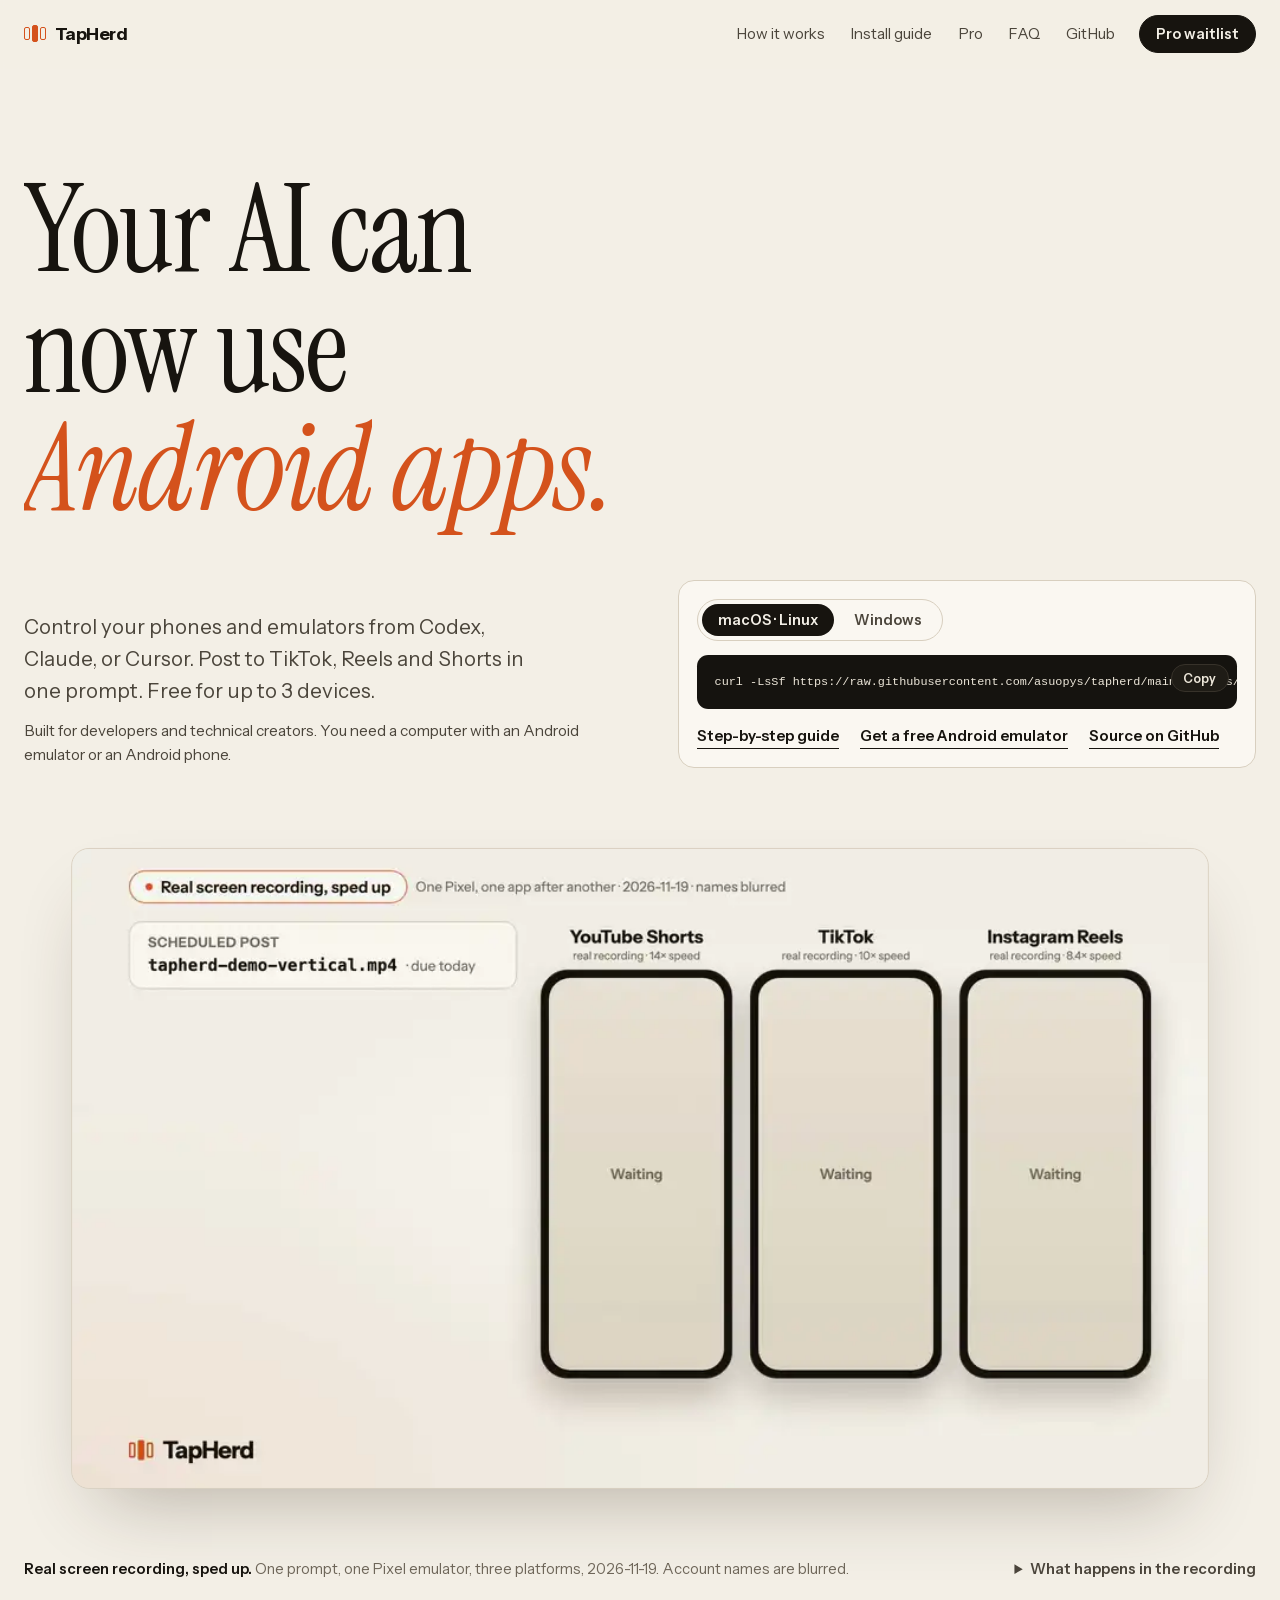
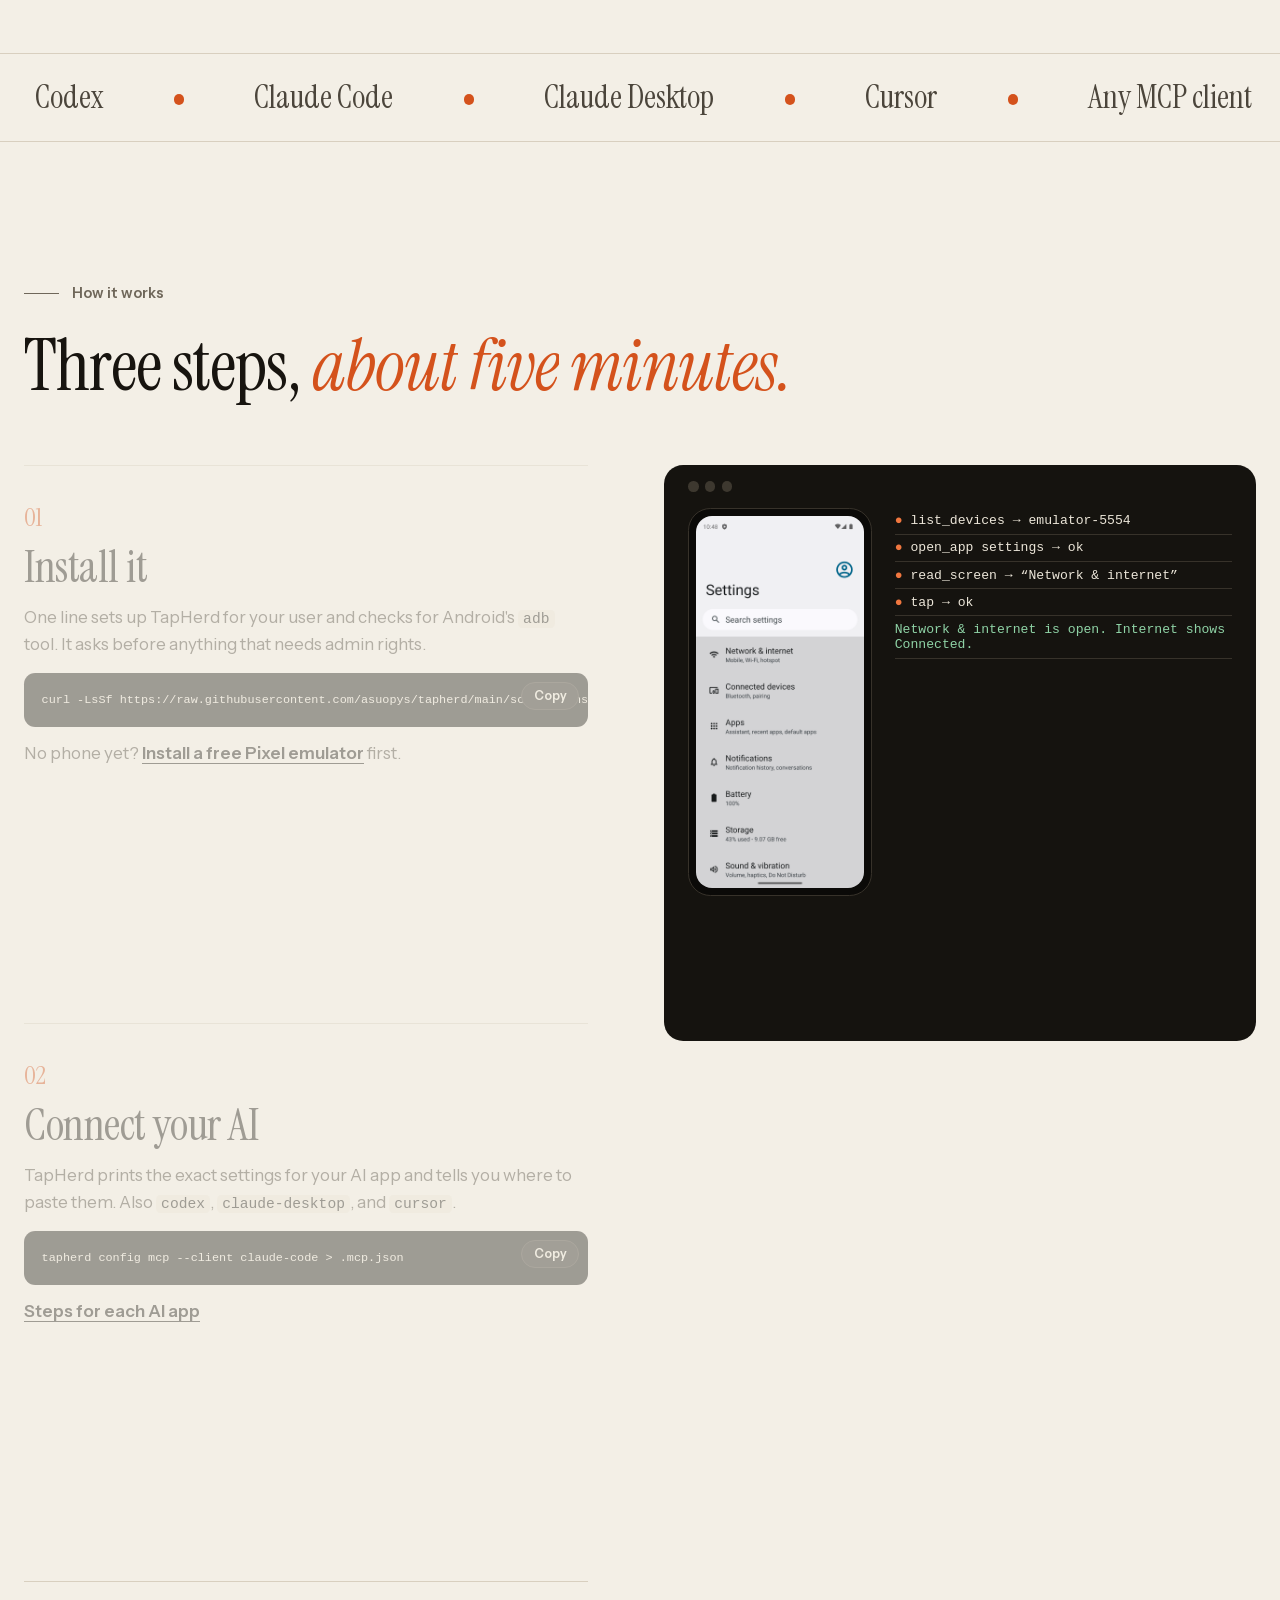
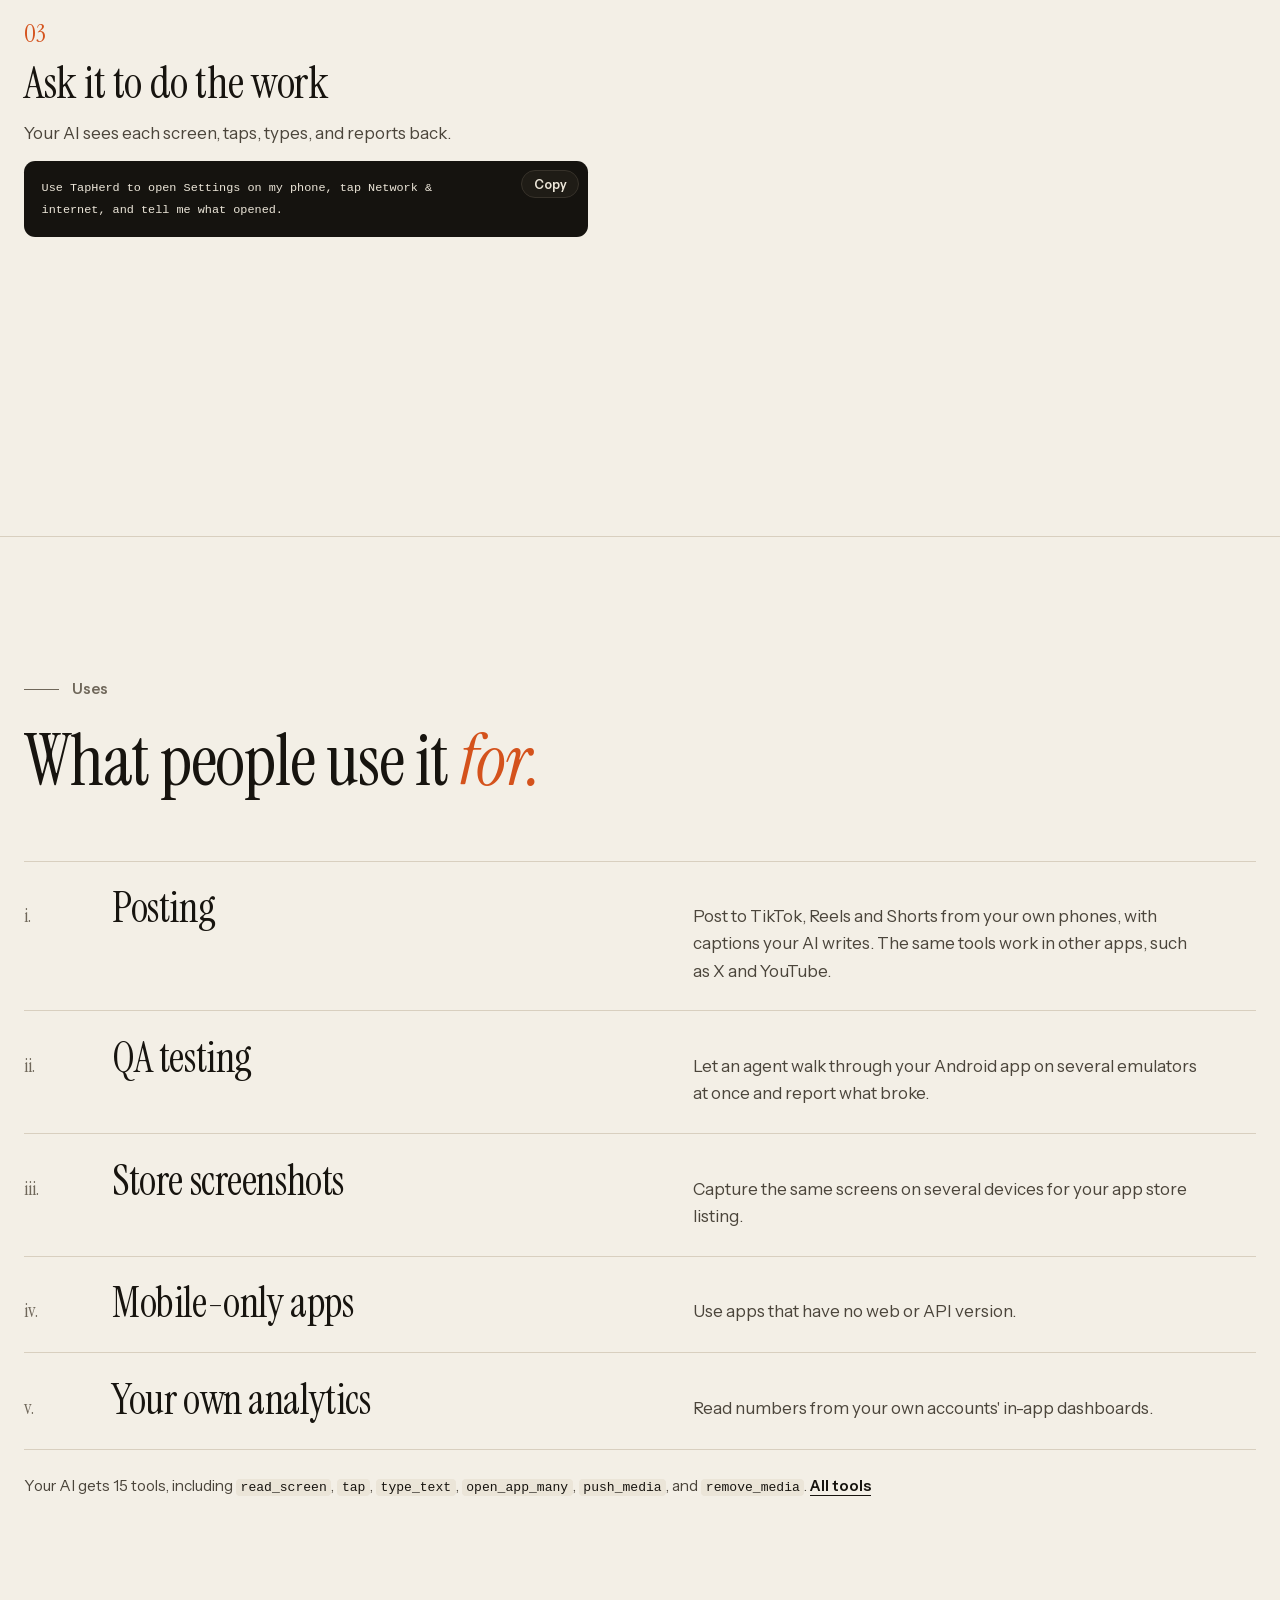
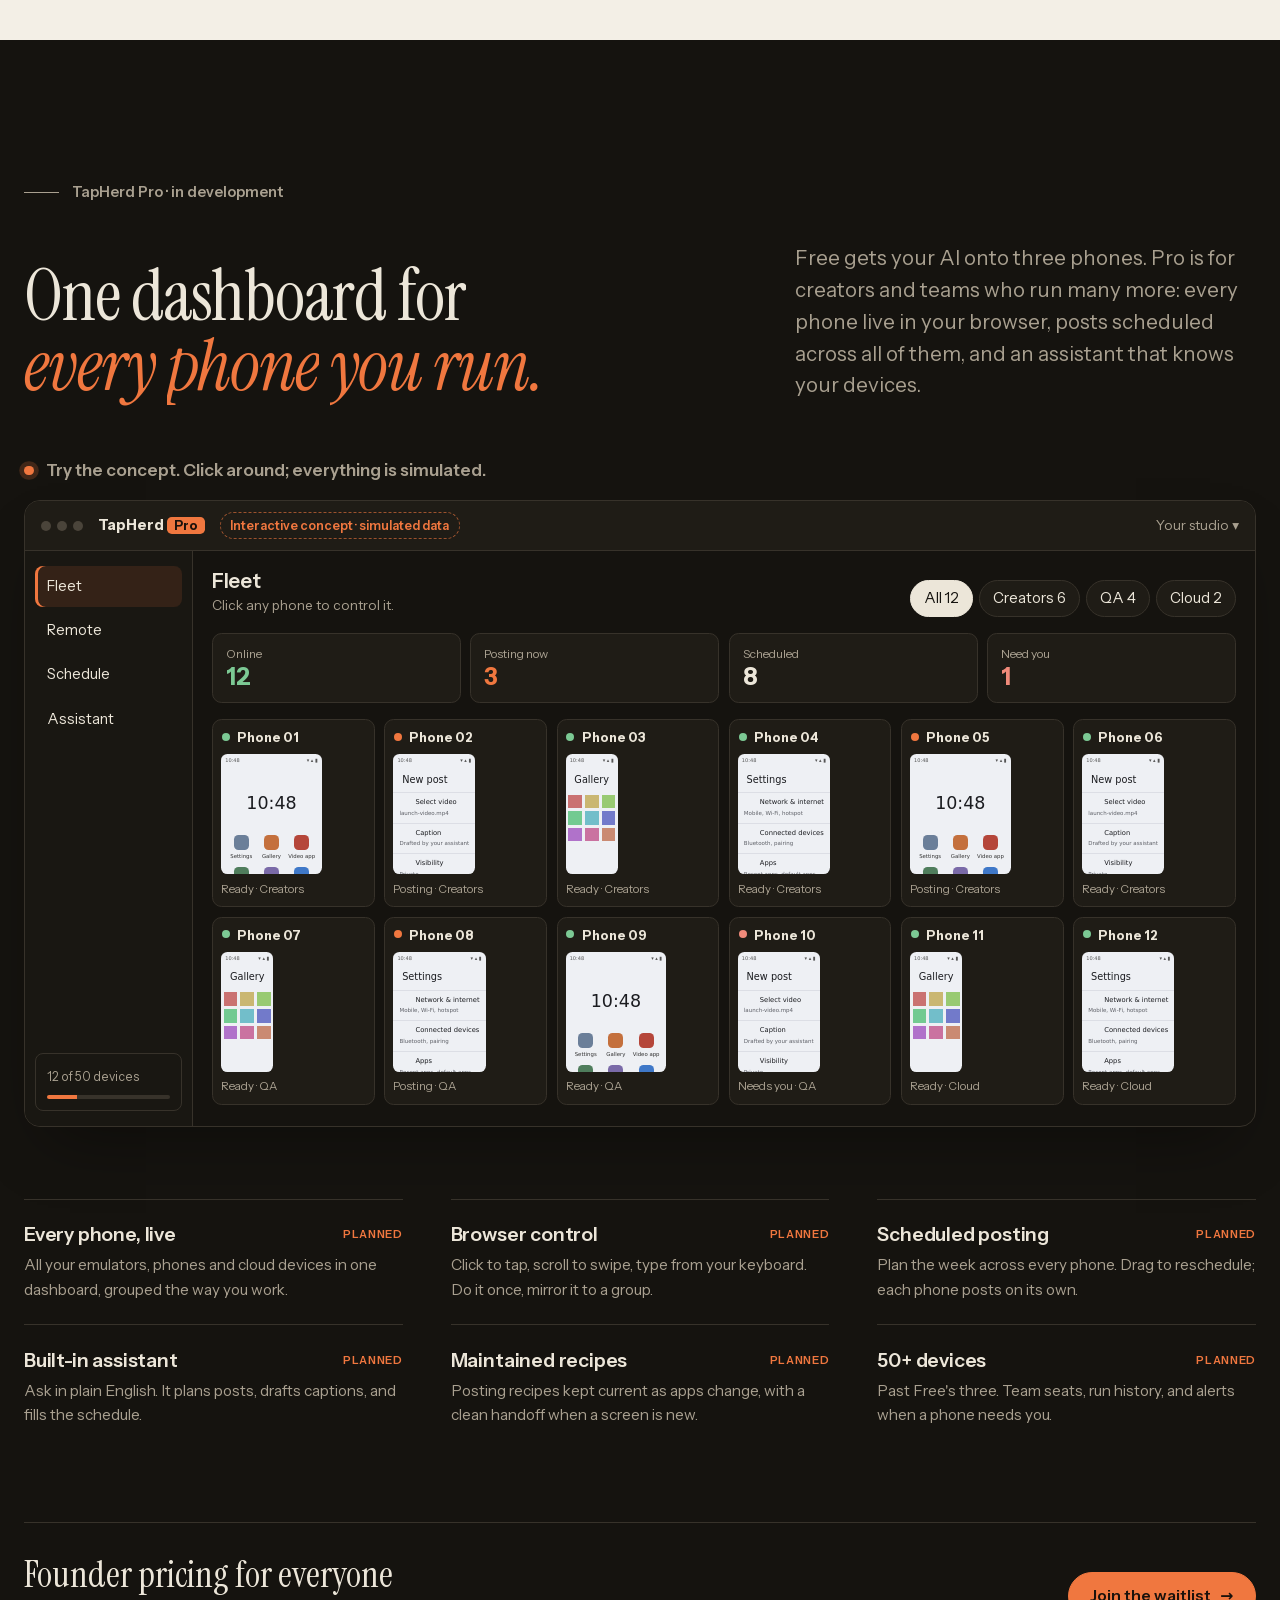
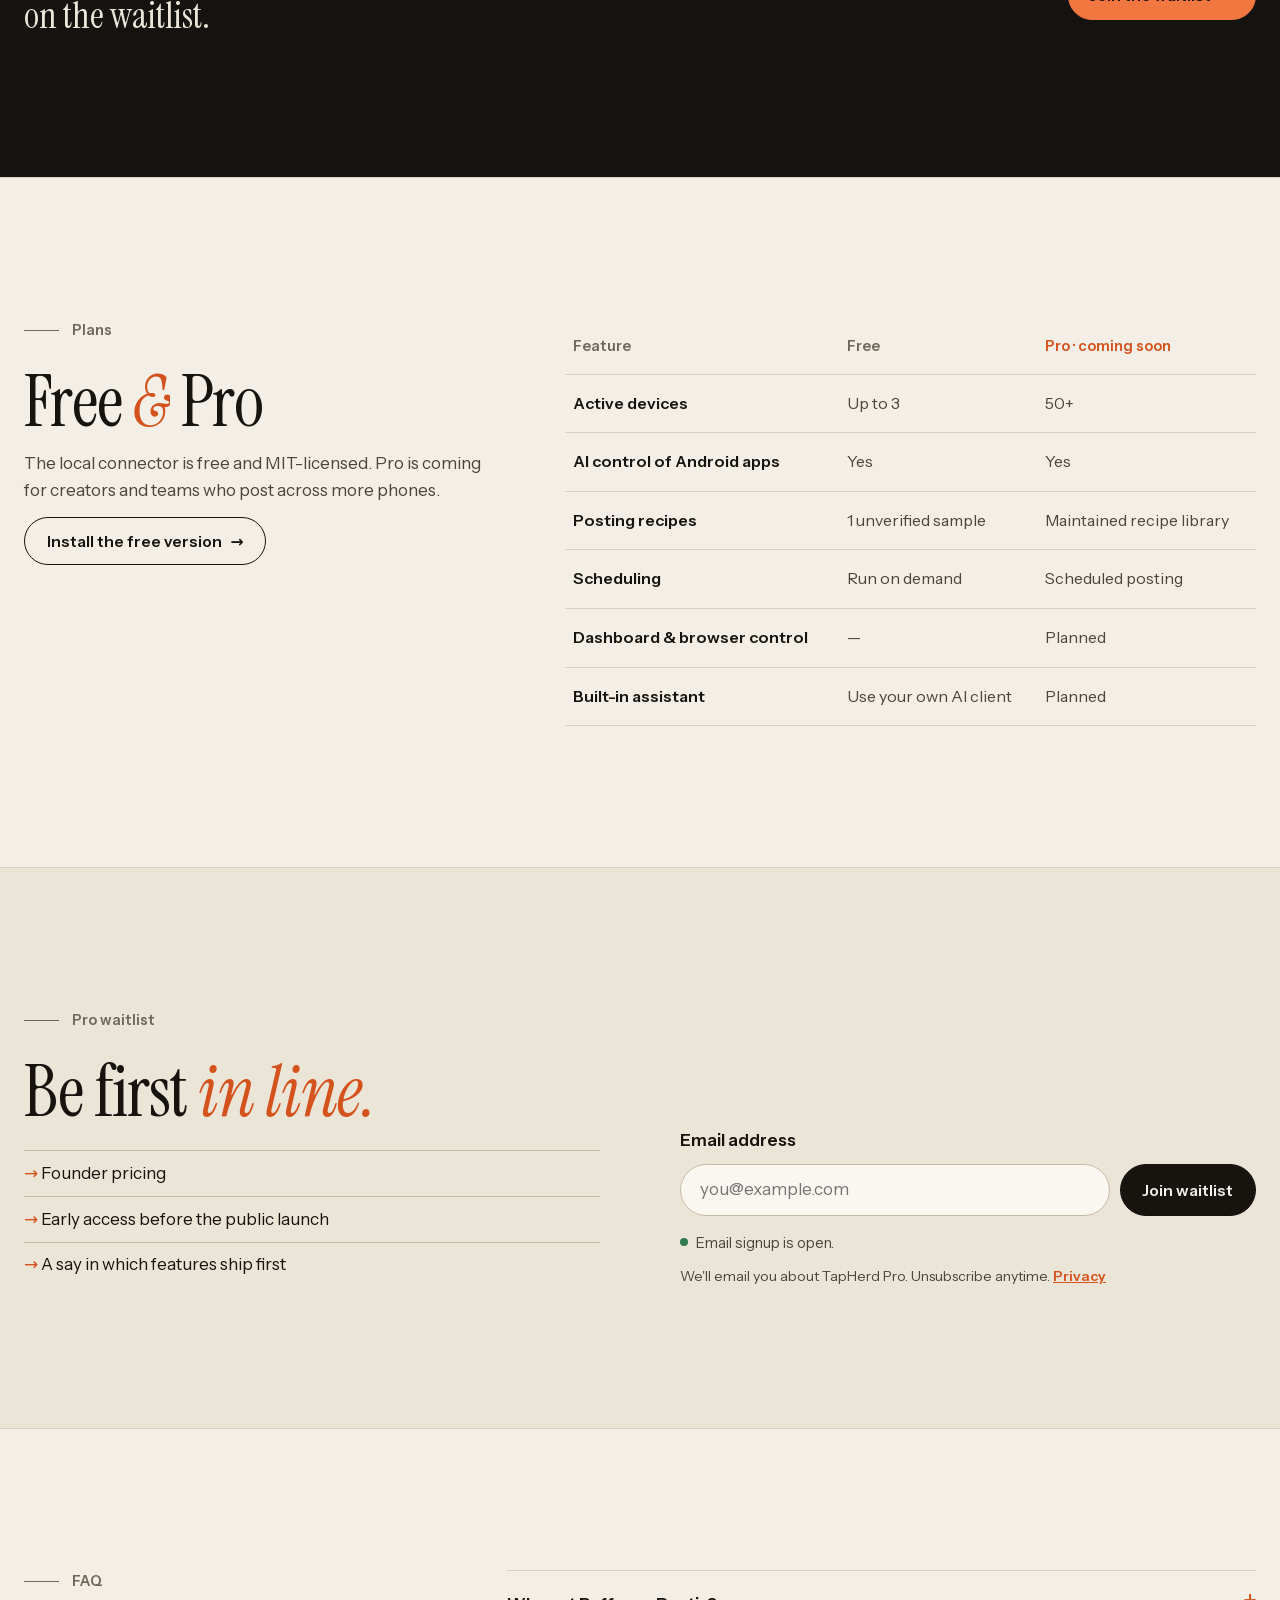
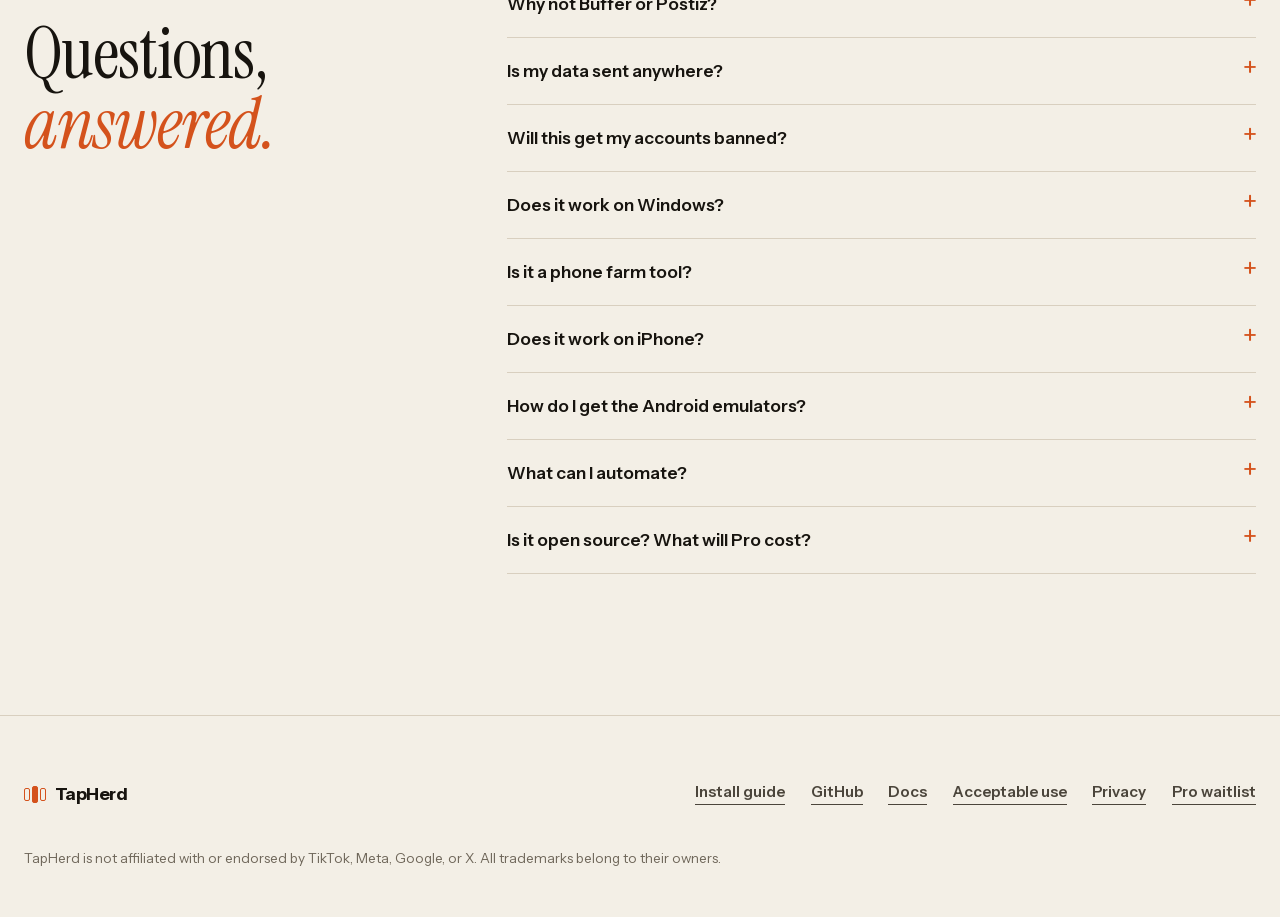
<file: site/index.html>
<!doctype html>
<html lang="en">
<head>
  <meta charset="utf-8">
  <meta name="viewport" content="width=device-width, initial-scale=1">
  <title>TapHerd — Your AI can now use Android apps</title>
  <meta name="description" content="Free, open-source MCP connector that lets Codex, Claude, or Cursor control your Android phones and emulators. Post to TikTok, Reels and Shorts in one prompt. Free for up to 3 devices.">
  <meta name="theme-color" content="#f3efe6">
  <link rel="icon" href="data:image/svg+xml,%3Csvg xmlns=%22http://www.w3.org/2000/svg%22 viewBox=%220 0 32 32%22%3E%3Crect width=%2232%22 height=%2232%22 rx=%227%22 fill=%22%2317140f%22/%3E%3Crect x=%226%22 y=%229%22 width=%225%22 height=%2214%22 rx=%221.5%22 fill=%22none%22 stroke=%22%23f0773f%22 stroke-width=%222%22/%3E%3Crect x=%2213.5%22 y=%227%22 width=%225%22 height=%2218%22 rx=%221.5%22 fill=%22%23f0773f%22/%3E%3Crect x=%2221%22 y=%229%22 width=%225%22 height=%2214%22 rx=%221.5%22 fill=%22none%22 stroke=%22%23f0773f%22 stroke-width=%222%22/%3E%3C/svg%3E">
  <meta property="og:type" content="website">
  <meta property="og:site_name" content="TapHerd">
  <meta property="og:title" content="TapHerd — Your AI can now use Android apps">
  <meta property="og:description" content="Control your phones and emulators from Codex, Claude, or Cursor. Free and open source for up to 3 devices.">
  <meta property="og:url" content="https://tapherd.info/">
  <meta property="og:image" content="https://tapherd.info/assets/og-image.jpg">
  <meta property="og:image:width" content="1200">
  <meta property="og:image:height" content="630">
  <meta property="og:image:alt" content="TapHerd: Your AI can now use Android apps. Three phones showing finished post screens.">
  <meta name="twitter:card" content="summary_large_image">
  <meta name="twitter:title" content="TapHerd — Your AI can now use Android apps">
  <meta name="twitter:description" content="Control your phones and emulators from Codex, Claude, or Cursor. Free and open source for up to 3 devices.">
  <meta name="twitter:image" content="https://tapherd.info/assets/og-image.jpg">
  <!-- Cookieless Cloudflare Web Analytics. Loads only when a token is set here. See privacy.html. -->
  <meta name="tapherd-analytics-token" content="473c99589e29480c9ef3950345945847">
  <link rel="preload" href="assets/fonts/instrument-serif.woff2" as="font" type="font/woff2" crossorigin>
  <link rel="stylesheet" href="assets/site.css">
  <link rel="stylesheet" href="assets/pro-demo.css">
  <style>
    /* Hero */
    .hero { padding-block: clamp(3.5rem, 8vw, 6.5rem) 0; }
    .hero h1 { max-width: 13ch; }
    .hero-row { display: grid; grid-template-columns: minmax(0, 1fr) minmax(0, 1fr); gap: clamp(2rem, 6vw, 6rem); align-items: end; margin-top: clamp(2rem, 4vw, 3.25rem); }
    .hero .lede { margin: 0; }
    .install-box { padding: 1.1rem; border: 1px solid var(--line); border-radius: 1rem; background: var(--card); }
    .install-box .tabs { margin-bottom: .2rem; }
    .install-box .code { margin-top: .7rem; }
    .install-links { display: flex; flex-wrap: wrap; gap: .4rem 1.3rem; margin-top: .9rem; font-size: .95rem; }
    .reel { margin: clamp(3rem, 7vw, 5rem) 0 0; }
    .reel-frame { position: relative; border-radius: 1.2rem; overflow: hidden; background: var(--paper-2); border: 1px solid var(--line); transform: scale(calc(.92 + var(--p, 1) * .08)); transform-origin: 50% 0; transition: transform .1s linear; box-shadow: 0 2.5rem 5rem -2rem #3a2a1a55; }
    .reel-frame img { width: 100%; height: auto; aspect-ratio: 16 / 9; object-fit: cover; }
    .reel figcaption { display: flex; flex-wrap: wrap; justify-content: space-between; gap: .5rem 2rem; margin-top: 1rem; font-size: .92rem; color: var(--ink-3); }
    .reel figcaption b { color: var(--ink); font-weight: 600; }
    .reel details { max-width: 44rem; }
    .reel summary { cursor: pointer; font-weight: 600; color: var(--ink-2); }
    .reel ol { margin: .6rem 0 0; padding-left: 1.2rem; color: var(--ink-2); }

    .clients { overflow: hidden; border-block: 1px solid var(--line); margin-top: clamp(3rem, 6vw, 4.5rem); }
    .marquee { display: flex; width: max-content; animation: marquee 38s linear infinite; }
    .clients:hover .marquee { animation-play-state: paused; }
    .marquee span { padding: 1.1rem 2.2rem; font-family: var(--serif); font-size: clamp(1.4rem, 2.6vw, 2rem); white-space: nowrap; color: var(--ink-2); }
    .marquee span::after { content: ""; display: inline-block; width: .32em; height: .32em; margin-left: 4.4rem; border-radius: 50%; background: var(--accent); vertical-align: middle; }
    @keyframes marquee { to { transform: translateX(-50%); } }

    /* How it works: steps scroll, the screen beside them stays put */
    .how { display: grid; grid-template-columns: minmax(0, 1fr) minmax(0, 1.05fr); gap: clamp(2rem, 6vw, 6rem); margin-top: clamp(2.5rem, 5vw, 4rem); }
    .step { min-height: 62vh; padding: 2rem 0; border-top: 1px solid var(--line); opacity: .38; transition: opacity .5s var(--ease); }
    .step:last-child { min-height: 46vh; }
    .step.is-active { opacity: 1; }
    .step .n { font-family: var(--serif); font-size: 1.6rem; color: var(--accent); }
    .step h3 { font-family: var(--serif); font-weight: 400; font-size: clamp(2rem, 3.6vw, 2.8rem); line-height: 1.05; margin-top: .3rem; }
    .stage { position: sticky; top: 6rem; align-self: start; height: min(36rem, calc(100vh - 8rem)); border-radius: 1.2rem; background: var(--night); color: var(--night-text); overflow: hidden; }
    .scene { position: absolute; inset: 0; padding: 1.4rem 1.5rem; opacity: 0; transform: translateY(16px) scale(.98); transition: opacity .55s var(--ease), transform .7s var(--ease); font: .86rem/1.7 var(--mono); }
    .scene.is-active { opacity: 1; transform: none; }
    .scene .dim { color: var(--night-muted); }
    .scene .hot { color: #f0773f; }
    .scene .ok { color: #8fd3a6; }
    .scene-bar { display: flex; gap: .4rem; margin: -.4rem 0 1rem; }
    .scene-bar i { width: .65rem; height: .65rem; border-radius: 50%; background: #3d382f; }
    .scene-phone { display: grid; grid-template-columns: 11.5rem minmax(0, 1fr); gap: 1.4rem; align-items: start; font-family: var(--sans); }
    .mini-phone { position: relative; padding: .45rem; border-radius: 1.4rem; background: #0b0a08; border: 1px solid var(--night-line); }
    .mini-phone img { width: 100%; height: auto; aspect-ratio: 720 / 1600; border-radius: 1rem; }
    .tap { position: absolute; left: 38%; top: 36%; width: 2.4rem; height: 2.4rem; margin: -1.2rem 0 0 -1.2rem; border-radius: 50%; border: 2px solid #f0773f; opacity: 0; }
    .scene.is-active .tap { animation: tap 2.4s var(--ease) .8s infinite; }
    @keyframes tap { 0% { transform: scale(.3); opacity: 0; } 20% { opacity: 1; } 60%, 100% { transform: scale(1.6); opacity: 0; } }
    .calls div { padding: .35rem 0; border-bottom: 1px solid var(--night-line); font: .82rem var(--mono); opacity: 0; transform: translateX(10px); transition: opacity .4s, transform .5s var(--ease); }
    .scene.is-active .calls div { opacity: 1; transform: none; }
    .scene.is-active .calls div:nth-child(2) { transition-delay: .25s; } .scene.is-active .calls div:nth-child(3) { transition-delay: .5s; } .scene.is-active .calls div:nth-child(4) { transition-delay: .75s; } .scene.is-active .calls div:nth-child(5) { transition-delay: 1s; }

    /* Uses: rows that open up on hover */
    .uses { margin-top: clamp(2.5rem, 5vw, 4rem); border-bottom: 1px solid var(--line); }
    .use { display: grid; grid-template-columns: 4rem minmax(0, 1.1fr) minmax(0, 1fr) 2rem; gap: 1.5rem; align-items: baseline; padding: 1.6rem 0; border-top: 1px solid var(--line); transition: padding .5s var(--ease), background .4s; }
    .use .n { font-family: var(--serif); color: var(--ink-3); font-size: 1.2rem; }
    .use h3 { font-family: var(--serif); font-weight: 400; font-size: clamp(1.8rem, 3.4vw, 2.6rem); line-height: 1.05; transition: transform .5s var(--ease), color .3s; }
    .use p { margin: 0; }
    .use .go { justify-self: end; font-size: 1.3rem; color: var(--accent); opacity: 0; transform: translateX(-10px); transition: opacity .3s, transform .5s var(--ease); }
    .use:hover { padding-block: 2.1rem; }
    .use:hover h3 { transform: translateX(.6rem); color: var(--accent); }
    .use:hover .go { opacity: 1; transform: none; }
    .tools-note { margin-top: 1.5rem; font-size: .95rem; }

    /* Pro */
    #pro { background: var(--night); color: var(--night-text); border-top: 0; }
    #pro p { color: var(--night-muted); }
    #pro .kicker { color: var(--night-muted); }
    #pro h2 em { color: #f0773f; }
    .pro-intro { display: grid; grid-template-columns: minmax(0, 1.2fr) minmax(0, .8fr); gap: 2rem 5rem; align-items: end; }
    .pro-intro .lede { color: var(--night-muted); }
    .try { display: flex; align-items: center; gap: .8rem; margin: clamp(2.5rem, 5vw, 3.5rem) 0 1rem; color: var(--night-text); font-weight: 600; }
    .try::before { content: ""; width: .6rem; height: .6rem; border-radius: 50%; background: #f0773f; box-shadow: 0 0 0 .3rem #f0773f33; animation: ping 1.8s ease-in-out infinite; }
    @keyframes ping { 50% { box-shadow: 0 0 0 .6rem #f0773f00; } }
    .planned { display: grid; grid-template-columns: repeat(3, minmax(0, 1fr)); gap: 0 3rem; margin-top: clamp(3rem, 6vw, 4.5rem); }
    .planned div { padding: 1.4rem 0; border-top: 1px solid var(--night-line); }
    .planned h3 { display: flex; justify-content: space-between; gap: 1rem; color: var(--night-text); }
    .planned h3 small { font: 600 .7rem var(--sans); letter-spacing: .06em; text-transform: uppercase; color: #f0773f; padding-top: .3rem; }
    .planned p { font-size: .95rem; margin-top: .4rem; }
    .pro-cta { display: flex; flex-wrap: wrap; align-items: center; justify-content: space-between; gap: 1.5rem; margin-top: clamp(3rem, 6vw, 4.5rem); padding-top: 2rem; border-top: 1px solid var(--night-line); }
    .pro-cta p { margin: 0; color: var(--night-text) !important; font-family: var(--serif); font-size: clamp(1.6rem, 3vw, 2.3rem); line-height: 1.1; }
    .pro-cta .btn { background: #f0773f; border-color: #f0773f; color: #1b120c; }
    .pro-cta .btn::before { background: var(--night-text); }

    /* Plans */
    .plans { display: grid; grid-template-columns: minmax(0, .8fr) minmax(0, 1.2fr); gap: 2rem 5rem; align-items: start; }
    table { width: 100%; border-collapse: collapse; font-size: 1rem; }
    th, td { padding: 1rem .5rem; text-align: left; vertical-align: top; border-bottom: 1px solid var(--line); }
    thead th { font-weight: 600; color: var(--ink-3); font-size: .9rem; }
    thead th:last-child { color: var(--accent); }
    tbody th { font-weight: 600; }
    td { color: var(--ink-2); }
    tbody tr { transition: background .3s; }
    tbody tr:hover { background: var(--card); }

    /* Waitlist */
    #waitlist { background: var(--paper-2); }
    .signup-grid { display: grid; grid-template-columns: minmax(0, 1fr) minmax(0, 1fr); gap: 2rem 5rem; align-items: end; }
    .perks { list-style: none; margin: 1.4rem 0 0; padding: 0; }
    .perks li { padding: .55rem 0; border-top: 1px solid var(--line-2); color: var(--ink); }
    .perks li::before { content: "→ "; color: var(--accent); }
    .signup-card { position: relative; }
    fieldset { border: 0; margin: 0; padding: 0; min-inline-size: 0; }
    label { display: block; margin-bottom: .6rem; font-weight: 600; }
    .form-row { display: flex; gap: .6rem; }
    input[type="email"] { flex: 1; min-width: 0; min-height: 3.2rem; padding: .7rem 1.2rem; border: 1px solid var(--line-2); border-radius: 99rem; background: var(--card); color: var(--ink); font: inherit; transition: border-color .2s, box-shadow .2s; }
    input[type="email"]:focus { outline: none; border-color: var(--ink); box-shadow: 0 0 0 4px #17140f14; }
    input[aria-invalid="true"] { border-color: #c2412b; }
    fieldset:disabled .btn { opacity: .5; cursor: not-allowed; }
    .status { display: flex; align-items: flex-start; gap: .5rem; margin: 1rem 0 0; font-size: .92rem; color: var(--ink-2); }
    .status::before { content: ""; flex: none; margin-top: .45em; width: .5rem; height: .5rem; border-radius: 50%; background: var(--ink-3); }
    .status.is-open::before { background: var(--green); }
    .status.is-error { color: #a63520; }
    .status.is-error::before { background: #c2412b; }
    .fine { font-size: .88rem; margin-top: .6rem; }
    .trap { position: absolute; left: -10000px; width: 1px; height: 1px; overflow: hidden; }

    /* FAQ */
    .faq-grid { display: grid; grid-template-columns: minmax(0, .7fr) minmax(0, 1.3fr); gap: 2rem 5rem; }
    details.qa { border-top: 1px solid var(--line); }
    details.qa:last-child { border-bottom: 1px solid var(--line); }
    details.qa summary { display: flex; justify-content: space-between; gap: 1rem; padding: 1.2rem 0; cursor: pointer; list-style: none; font-weight: 600; font-size: 1.08rem; transition: color .2s; }
    details.qa summary::-webkit-details-marker { display: none; }
    details.qa summary::after { content: "+"; font-family: var(--serif); font-size: 1.6rem; line-height: .9; color: var(--accent); transition: transform .4s var(--ease); }
    details.qa[open] summary::after { transform: rotate(45deg); }
    details.qa summary:hover { color: var(--accent); }
    details.qa > p, details.qa > ul { margin: 0 0 1.3rem; color: var(--ink-2); }
    details.qa ul { padding-left: 1.2rem; }
    .text-link { color: var(--accent); font-weight: 600; }

    @media (max-width: 60rem) {
      .hero-row, .how, .pro-intro, .plans, .signup-grid, .faq-grid { grid-template-columns: minmax(0, 1fr); }
      .stage { display: none; }
      .step { min-height: 0; opacity: 1; }
      .planned { grid-template-columns: 1fr 1fr; }
      .use { grid-template-columns: 2.5rem minmax(0, 1fr); }
      .use p { grid-column: 2; }
      .use .go { display: none; }
    }
    @media (max-width: 44rem) {
      .planned { grid-template-columns: 1fr; }
      .form-row { flex-direction: column; }
      .install-box .tabs { display: flex; width: 100%; }
      .install-box .tabs [role="tab"] { flex: 1; }
    }
    @media (prefers-reduced-motion: reduce) { .marquee { animation: none; } .reel-frame { transform: none; } }
  </style>
</head>
<body>
  <a class="skip btn" href="#main">Skip to content</a>
  <header class="site-header">
    <div class="wrap nav">
      <a class="brand" href="./" aria-label="TapHerd home"><span class="mark" aria-hidden="true"><span></span><span></span><span></span></span>TapHerd</a>
      <nav class="nav-links" aria-label="Main navigation">
        <a href="#how">How it works</a>
        <a href="docs.html">Install guide</a>
        <a href="#pro">Pro</a>
        <a href="#faq">FAQ</a>
        <a href="https://github.com/asuopys/tapherd">GitHub</a>
      </nav>
      <a class="btn small" href="#waitlist">Pro waitlist</a>
    </div>
  </header>

  <main id="main">
    <section class="hero" aria-labelledby="headline">
      <div class="wrap">
        <h1 id="headline" data-split>Your AI can now use <em>Android apps.</em></h1>
        <div class="hero-row">
          <div class="reveal">
            <p class="lede">Control your phones and emulators from Codex, Claude, or Cursor. Post to TikTok, Reels and Shorts in one prompt. Free for up to 3 devices.</p>
            <p style="font-size:.95rem">Built for developers and technical creators. You need a computer with an Android emulator or an Android phone.</p>
          </div>
          <div class="install-box reveal" style="--d:.1s">
            <div class="tabs" role="tablist" aria-label="Your computer">
              <button type="button" role="tab" data-os-tab="mac" aria-selected="true">macOS · Linux</button>
              <button type="button" role="tab" data-os-tab="windows" aria-selected="false">Windows</button>
            </div>
            <div class="code" data-os="mac"><pre><code>curl -LsSf https://raw.githubusercontent.com/asuopys/tapherd/main/scripts/install.sh | sh</code></pre></div>
            <div class="code" data-os="windows" hidden><pre><code>irm https://raw.githubusercontent.com/asuopys/tapherd/main/scripts/install.ps1 | iex</code></pre></div>
            <div class="install-links">
              <a class="link" href="docs.html">Step-by-step guide</a>
              <a class="link" href="docs.html#emulator">Get a free Android emulator</a>
              <a class="link" href="https://github.com/asuopys/tapherd">Source on GitHub</a>
            </div>
          </div>
        </div>

        <figure class="reel reveal" aria-labelledby="reel-title">
          <div class="reel-frame" data-parallax>
            <img src="assets/demo-poster.jpg" data-loop="assets/loops/post-everywhere.webp" width="1280" height="720" fetchpriority="high"
                 alt="Recording: one prompt posts a scheduled video from a Pixel emulator to YouTube Shorts (Private), TikTok (Only you), and Instagram Reels, then deletes the copy from the phone.">
          </div>
          <figcaption>
            <span><b id="reel-title">Real screen recording, sped up.</b> One prompt, one Pixel emulator, three platforms, 2026-11-19. Account names are blurred.</span>
            <details>
              <summary>What happens in the recording</summary>
              <ol>
                <li>The scheduled post is a TapHerd demo video, due today.</li>
                <li>The prompt “Post my scheduled demo video now on all platforms, write the captions and tags.” goes to Claude Code.</li>
                <li>Using TapHerd, the agent copies the video from the computer to the phone and opens each app.</li>
                <li>It writes a caption and tags for each platform, sets YouTube Shorts to Private and TikTok to Only you, and posts a public Instagram Reel.</li>
                <li>It deletes its copy of the video from the phone's storage.</li>
              </ol>
            </details>
          </figcaption>
        </figure>
      </div>
      <div class="clients" aria-label="Works with Codex, Claude Code, Claude Desktop, Cursor, and any MCP client">
        <div class="marquee" aria-hidden="true">
          <span>Codex</span><span>Claude Code</span><span>Claude Desktop</span><span>Cursor</span><span>Any MCP client</span><span>Emulators</span><span>Your own phones</span>
          <span>Codex</span><span>Claude Code</span><span>Claude Desktop</span><span>Cursor</span><span>Any MCP client</span><span>Emulators</span><span>Your own phones</span>
        </div>
      </div>
    </section>

    <section class="section" id="how" aria-labelledby="how-title">
      <div class="wrap">
        <div class="kicker">How it works</div>
        <h2 id="how-title" data-split>Three steps, <em>about five minutes.</em></h2>
        <div class="how">
          <div>
            <article class="step is-active" data-scene="0">
              <span class="n">01</span>
              <h3>Install it</h3>
              <p>One line sets up TapHerd for your user and checks for Android's <code>adb</code> tool. It asks before anything that needs admin rights.</p>
              <div class="code" data-os="mac"><pre><code>curl -LsSf https://raw.githubusercontent.com/asuopys/tapherd/main/scripts/install.sh | sh</code></pre></div>
              <div class="code" data-os="windows" hidden><pre><code>irm https://raw.githubusercontent.com/asuopys/tapherd/main/scripts/install.ps1 | iex</code></pre></div>
              <p>No phone yet? <a class="link" href="docs.html#emulator">Install a free Pixel emulator</a> first.</p>
            </article>
            <article class="step" data-scene="1">
              <span class="n">02</span>
              <h3>Connect your AI</h3>
              <p>TapHerd prints the exact settings for your AI app and tells you where to paste them. Also <code>codex</code>, <code>claude-desktop</code>, and <code>cursor</code>.</p>
              <div class="code"><pre><code>tapherd config mcp --client claude-code &gt; .mcp.json</code></pre></div>
              <p><a class="link" href="docs.html#connect">Steps for each AI app</a></p>
            </article>
            <article class="step" data-scene="2">
              <span class="n">03</span>
              <h3>Ask it to do the work</h3>
              <p>Your AI sees each screen, taps, types, and reports back.</p>
              <div class="code"><pre class="wrap-lines"><code>Use TapHerd to open Settings on my phone, tap Network &amp; internet, and tell me what opened.</code></pre></div>
            </article>
          </div>
          <div class="stage" aria-hidden="true">
            <div class="scene is-active">
              <div class="scene-bar"><i></i><i></i><i></i></div>
              <div><span class="hot">$</span> curl -LsSf …/install.sh | sh</div>
              <div class="dim">==&gt; Checking for uv … installed</div>
              <div class="dim">==&gt; Checking for adb … installed</div>
              <div class="dim">==&gt; Installing TapHerd … done</div>
              <div class="dim">==&gt; Running tapherd doctor</div>
              <div>Android Debug Bridge version 1.0.41</div>
              <div class="ok">Active and online: emulator-5554</div>
              <div>TapHerd Free supports up to 3 active devices.</div>
            </div>
            <div class="scene">
              <div class="scene-bar"><i></i><i></i><i></i></div>
              <div><span class="hot">$</span> tapherd config mcp --client claude-code</div>
              <div class="dim">{</div>
              <div class="dim">&nbsp;&nbsp;"mcpServers": {</div>
              <div>&nbsp;&nbsp;&nbsp;&nbsp;"tapherd": {</div>
              <div>&nbsp;&nbsp;&nbsp;&nbsp;&nbsp;&nbsp;"type": "stdio",</div>
              <div>&nbsp;&nbsp;&nbsp;&nbsp;&nbsp;&nbsp;"command": "…/tapherd/bin/python",</div>
              <div>&nbsp;&nbsp;&nbsp;&nbsp;&nbsp;&nbsp;"args": ["-m", "tapherd.mcp_server"]</div>
              <div>&nbsp;&nbsp;&nbsp;&nbsp;}</div>
              <div class="dim">&nbsp;&nbsp;}</div>
              <div class="dim">}</div>
              <div class="ok" style="margin-top:1rem">Save it as .mcp.json, start claude, approve tapherd.</div>
            </div>
            <div class="scene">
              <div class="scene-bar"><i></i><i></i><i></i></div>
              <div class="scene-phone">
                <div class="mini-phone"><img src="assets/pixel-1.png" width="720" height="1600" loading="lazy" alt=""><span class="tap"></span></div>
                <div class="calls">
                  <div><span class="hot">●</span> list_devices → emulator-5554</div>
                  <div><span class="hot">●</span> open_app settings → ok</div>
                  <div><span class="hot">●</span> read_screen → “Network &amp; internet”</div>
                  <div><span class="hot">●</span> tap → ok</div>
                  <div class="ok">Network &amp; internet is open. Internet shows Connected.</div>
                </div>
              </div>
            </div>
          </div>
        </div>
      </div>
    </section>

    <section class="section" id="uses" aria-labelledby="uses-title">
      <div class="wrap">
        <div class="kicker">Uses</div>
        <h2 id="uses-title" data-split>What people use it <em>for.</em></h2>
        <div class="uses">
          <div class="use reveal"><span class="n">i.</span><h3>Posting</h3><p>Post to TikTok, Reels and Shorts from your own phones, with captions your AI writes. The same tools work in other apps, such as X and YouTube.</p><span class="go" aria-hidden="true">→</span></div>
          <div class="use reveal"><span class="n">ii.</span><h3>QA testing</h3><p>Let an agent walk through your Android app on several emulators at once and report what broke.</p><span class="go" aria-hidden="true">→</span></div>
          <div class="use reveal"><span class="n">iii.</span><h3>Store screenshots</h3><p>Capture the same screens on several devices for your app store listing.</p><span class="go" aria-hidden="true">→</span></div>
          <div class="use reveal"><span class="n">iv.</span><h3>Mobile-only apps</h3><p>Use apps that have no web or API version.</p><span class="go" aria-hidden="true">→</span></div>
          <div class="use reveal"><span class="n">v.</span><h3>Your own analytics</h3><p>Read numbers from your own accounts' in-app dashboards.</p><span class="go" aria-hidden="true">→</span></div>
        </div>
        <p class="tools-note">Your AI gets 15 tools, including <code>read_screen</code>, <code>tap</code>, <code>type_text</code>, <code>open_app_many</code>, <code>push_media</code>, and <code>remove_media</code>. <a class="link" href="https://github.com/asuopys/tapherd/blob/main/docs/TOOLS.md">All tools</a></p>
      </div>
    </section>

    <section class="section" id="pro" aria-labelledby="pro-title">
      <div class="wrap">
        <div class="kicker">TapHerd Pro · in development</div>
        <div class="pro-intro">
          <h2 id="pro-title" data-split>One dashboard for <em>every phone you run.</em></h2>
          <p class="lede reveal">Free gets your AI onto three phones. Pro is for creators and teams who run many more: every phone live in your browser, posts scheduled across all of them, and an assistant that knows your devices.</p>
        </div>
        <p class="try reveal">Try the concept. Click around; everything is simulated.</p>
        <div id="pro-app" class="reveal" role="region" aria-label="Interactive concept of the planned Pro dashboard">
          <noscript><p style="padding:2rem">The interactive concept needs JavaScript.</p></noscript>
        </div>
        <div class="planned">
          <div class="reveal"><h3>Every phone, live <small>Planned</small></h3><p>All your emulators, phones and cloud devices in one dashboard, grouped the way you work.</p></div>
          <div class="reveal" style="--d:.08s"><h3>Browser control <small>Planned</small></h3><p>Click to tap, scroll to swipe, type from your keyboard. Do it once, mirror it to a group.</p></div>
          <div class="reveal" style="--d:.16s"><h3>Scheduled posting <small>Planned</small></h3><p>Plan the week across every phone. Drag to reschedule; each phone posts on its own.</p></div>
          <div class="reveal"><h3>Built-in assistant <small>Planned</small></h3><p>Ask in plain English. It plans posts, drafts captions, and fills the schedule.</p></div>
          <div class="reveal" style="--d:.08s"><h3>Maintained recipes <small>Planned</small></h3><p>Posting recipes kept current as apps change, with a clean handoff when a screen is new.</p></div>
          <div class="reveal" style="--d:.16s"><h3>50+ devices <small>Planned</small></h3><p>Past Free's three. Team seats, run history, and alerts when a phone needs you.</p></div>
        </div>
        <div class="pro-cta reveal">
          <p>Founder pricing for everyone<br>on the waitlist.</p>
          <a class="btn" href="#waitlist">Join the waitlist <span class="arrow" aria-hidden="true">→</span></a>
        </div>
      </div>
    </section>

    <section class="section" id="plans" aria-labelledby="plans-title">
      <div class="wrap plans">
        <div>
          <div class="kicker">Plans</div>
          <h2 id="plans-title" data-split>Free <em>&amp;</em> Pro</h2>
          <p class="reveal">The local connector is free and MIT-licensed. Pro is coming for creators and teams who post across more phones.</p>
          <p class="reveal"><a class="btn ghost" href="docs.html">Install the free version <span class="arrow" aria-hidden="true">→</span></a></p>
        </div>
        <table class="reveal" aria-label="TapHerd Free and Pro">
          <thead><tr><th scope="col">Feature</th><th scope="col">Free</th><th scope="col">Pro · coming soon</th></tr></thead>
          <tbody>
            <tr><th scope="row">Active devices</th><td>Up to 3</td><td>50+</td></tr>
            <tr><th scope="row">AI control of Android apps</th><td>Yes</td><td>Yes</td></tr>
            <tr><th scope="row">Posting recipes</th><td>1 unverified sample</td><td>Maintained recipe library</td></tr>
            <tr><th scope="row">Scheduling</th><td>Run on demand</td><td>Scheduled posting</td></tr>
            <tr><th scope="row">Dashboard &amp; browser control</th><td>—</td><td>Planned</td></tr>
            <tr><th scope="row">Built-in assistant</th><td>Use your own AI client</td><td>Planned</td></tr>
          </tbody>
        </table>
      </div>
    </section>

    <section class="section" id="waitlist" aria-labelledby="waitlist-title">
      <div class="wrap signup-grid">
        <div>
          <div class="kicker">Pro waitlist</div>
          <h2 id="waitlist-title" data-split>Be first <em>in line.</em></h2>
          <ul class="perks reveal">
            <li>Founder pricing</li>
            <li>Early access before the public launch</li>
            <li>A say in which features ship first</li>
          </ul>
        </div>
        <form class="signup-card reveal" id="signup" novalidate data-supabase-url="https://kfushwgzvxiiphskfmlf.supabase.co" data-supabase-key="sb_publishable_4z8Fhjkbh_qctrmUBguv-A_b-ykOpY3">
          <fieldset id="signup-fields" disabled>
            <label for="email">Email address</label>
            <div class="form-row">
              <input id="email" name="email" type="email" inputmode="email" autocomplete="email" maxlength="254" placeholder="you@example.com" aria-describedby="signup-status signup-consent" required>
              <button class="btn" id="signup-button" type="submit">Join waitlist</button>
            </div>
            <div class="trap" aria-hidden="true">
              <label for="company">Company</label>
              <input id="company" name="company" type="text" tabindex="-1" autocomplete="off">
            </div>
          </fieldset>
          <p class="status" id="signup-status" data-signup-status role="status" aria-live="polite">Email signup is open.</p>
          <noscript><p class="fine">Turn on JavaScript to join the waitlist, or email support@tapherd.info.</p></noscript>
          <p class="fine" id="signup-consent">We'll email you about TapHerd Pro. Unsubscribe anytime. <a class="text-link" href="privacy.html">Privacy</a></p>
        </form>
      </div>
    </section>

    <section class="section" id="faq" aria-labelledby="faq-title">
      <div class="wrap faq-grid">
        <div>
          <div class="kicker">FAQ</div>
          <h2 id="faq-title" data-split>Questions, <em>answered.</em></h2>
        </div>
        <div>
        <details class="qa">
          <summary>Why not Buffer or Postiz?</summary>
          <p>Scheduling tools can only do what each platform's API allows. For example, TikTok's posting API keeps posts private until an app passes TikTok's audit, and Instagram's API only supports Professional accounts. TapHerd works through the app itself, on your own phone.</p>
        </details>
        <details class="qa">
          <summary>Is my data sent anywhere?</summary>
          <p>The free version runs entirely on your machine and has no telemetry. Your Android apps and your AI client handle their own network requests. <a class="text-link" href="privacy.html">Privacy</a></p>
        </details>
        <details class="qa">
          <summary>Will this get my accounts banned?</summary>
          <p>Platforms set their own rules. You're responsible for following them; see Acceptable Use. TapHerd only automates posting to accounts you own.</p>
        </details>
        <details class="qa">
          <summary>Does it work on Windows?</summary>
          <p>Yes, in beta. The automated tests pass on Windows, and there's an installer. Real-device testing on Windows is still to come. <a class="text-link" href="https://github.com/asuopys/tapherd/blob/main/docs/SETUP_WINDOWS.md">Windows setup guide</a></p>
        </details>
        <details class="qa">
          <summary>Is it a phone farm tool?</summary>
          <p>No. TapHerd doesn't create accounts or automate engagement. It helps you operate your own devices and accounts with AI.</p>
        </details>
        <details class="qa">
          <summary>Does it work on iPhone?</summary>
          <p>No. TapHerd is Android only. iOS doesn't allow this kind of control.</p>
        </details>
        <details class="qa">
          <summary>How do I get the Android emulators?</summary>
          <p>They're free from Google. Install Android Studio, open Device Manager, and create a Pixel device with a Google Play system image. <a class="text-link" href="https://github.com/asuopys/tapherd/blob/main/docs/SETUP_MAC.md#download-the-android-emulator">Setup guide</a></p>
        </details>
        <details class="qa" id="acceptable-use">
          <summary>What can I automate?</summary>
          <p>Post to accounts you own, test your own apps, and use your own devices. TapHerd's recipes and scheduler only support posting. Generic controls are subject to the acceptable use policy.</p>
          <ul>
            <li>Don't create, register, or verify accounts.</li>
            <li>Don't automate likes, follows, comments, direct messages, views, or other engagement.</li>
            <li>Don't scrape other people's data or solve CAPTCHAs.</li>
            <li>Don't spoof device fingerprints, evade emulator detection, rotate proxies, or hide automation.</li>
          </ul>
        </details>
        <details class="qa">
          <summary>Is it open source? What will Pro cost?</summary>
          <p>The free connector is MIT-licensed. Pro pricing isn't set yet. People on the waitlist get founder pricing.</p>
        </details>
        </div>
      </div>
    </section>
  </main>

  <footer class="site-footer">
    <div class="wrap">
      <div class="footer-grid">
        <a class="brand" href="./" aria-label="TapHerd home"><span class="mark" aria-hidden="true"><span></span><span></span><span></span></span>TapHerd</a>
        <nav class="footer-links" aria-label="Footer">
          <a class="link" href="docs.html">Install guide</a>
          <a class="link" href="https://github.com/asuopys/tapherd">GitHub</a>
          <a class="link" href="https://github.com/asuopys/tapherd#docs">Docs</a>
          <a class="link" id="policy-link" href="#acceptable-use">Acceptable use</a>
          <a class="link" href="privacy.html">Privacy</a>
          <a class="link" href="#waitlist">Pro waitlist</a>
        </nav>
      </div>
      <p class="disclaimer">TapHerd is not affiliated with or endorsed by TikTok, Meta, Google, or X. All trademarks belong to their owners.</p>
    </div>
  </footer>

  <script src="assets/site.js"></script>
  <script src="assets/pro-demo.js"></script>
  <script>
    // How it works: the step nearest the middle of the screen drives the scene beside it.
    const steps = [...document.querySelectorAll(".step")];
    const scenes = [...document.querySelectorAll(".scene")];
    const showScene = (i) => {
      steps.forEach((s, j) => s.classList.toggle("is-active", j === i));
      scenes.forEach((s, j) => s.classList.toggle("is-active", j === i));
    };
    if ("IntersectionObserver" in window) {
      const io = new IntersectionObserver((entries) => {
        for (const entry of entries) if (entry.isIntersecting) showScene(Number(entry.target.dataset.scene));
      }, { rootMargin: "-45% 0px -45% 0px" });
      for (const step of steps) io.observe(step);
    }

    // Waitlist signups go to a Supabase table once its URL and publishable key are set.
    // The database also checks whether the email domain has mail routing.
    const EMAIL = /^[a-z0-9._%+-]+@[a-z0-9-]+(\.[a-z0-9-]+)*\.[a-z]{2,}$/;
    const validEmail = (value) =>
      value.length >= 6 && value.length <= 254 && EMAIL.test(value) &&
      !value.includes("..") && !value.startsWith(".") && !value.includes(".@");

    const signup = document.querySelector("#signup");
    const emailInput = document.querySelector("#email");
    const signupButton = document.querySelector("#signup-button");
    const formStatus = document.querySelector("#signup-status");
    const setStatus = (text, state = "") => {
      formStatus.textContent = text;
      formStatus.classList.toggle("is-open", state === "ok");
      formStatus.classList.toggle("is-error", state === "error");
    };

    const waitlist = (() => {
      const { supabaseUrl: url, supabaseKey: key } = signup.dataset;
      if (!url || !key) return null;
      try {
        const base = new URL(url);
        const local = base.protocol === "http:" && ["127.0.0.1", "localhost"].includes(base.hostname);
        if ((base.protocol === "https:" || local) && !base.username && !base.password) {
          return { endpoint: new URL("/rest/v1/waitlist", base).href, key };
        }
      } catch {
        // Leave signup disabled until a valid Supabase URL is configured.
      }
      return null;
    })();

    if (!waitlist) {
      setStatus("Signup is unavailable right now. Email support@tapherd.info to join.", "error");
    } else {
      document.querySelector("#signup-fields").disabled = false;
      for (const status of document.querySelectorAll("[data-signup-status]")) {
        status.textContent = "Email signup is open.";
        status.classList.add("is-open");
      }
    }

    signup.addEventListener("submit", async (event) => {
      event.preventDefault();
      if (!waitlist) return;
      const email = emailInput.value.trim().toLowerCase();
      if (!validEmail(email)) {
        emailInput.setAttribute("aria-invalid", "true");
        setStatus("Enter a valid email address, like name@example.com.", "error");
        emailInput.focus();
        return;
      }
      emailInput.removeAttribute("aria-invalid");
      const joined = () => {
        signup.reset();
        setStatus("You're on the list. We'll email you when early access opens.", "ok");
      };
      // Bots fill the hidden field. Thank them without saving anything.
      if (document.querySelector("#company").value) return joined();

      signupButton.disabled = true;
      setStatus("Adding you to the list…");
      const headers = { apikey: waitlist.key, "Content-Type": "application/json", Prefer: "return=minimal" };
      if (waitlist.key.startsWith("eyJ")) headers.Authorization = `Bearer ${waitlist.key}`;
      try {
        const response = await fetch(waitlist.endpoint, {
          method: "POST",
          headers,
          body: JSON.stringify({ email, source: "site" }),
        });
        // 409 means the address is already on the list. Treat it the same way.
        if (response.ok || response.status === 409) {
          joined();
        } else if (response.status === 400) {
          emailInput.setAttribute("aria-invalid", "true");
          setStatus("Use an email address with a domain that can receive mail.", "error");
          emailInput.focus();
        } else {
          setStatus("Signup isn't working right now. Please try again in a few minutes.", "error");
        }
      } catch {
        setStatus("Couldn't reach the waitlist. Check your connection and try again.", "error");
      } finally {
        signupButton.disabled = false;
      }
    });

    const policy = document.querySelector("#acceptable-use");
    const openPolicy = () => { if (location.hash === "#acceptable-use") policy.open = true; };
    window.addEventListener("hashchange", openPolicy);
    document.querySelector("#policy-link").addEventListener("click", () => { policy.open = true; });
    openPolicy();
  </script>
</body>
</html>
</file>
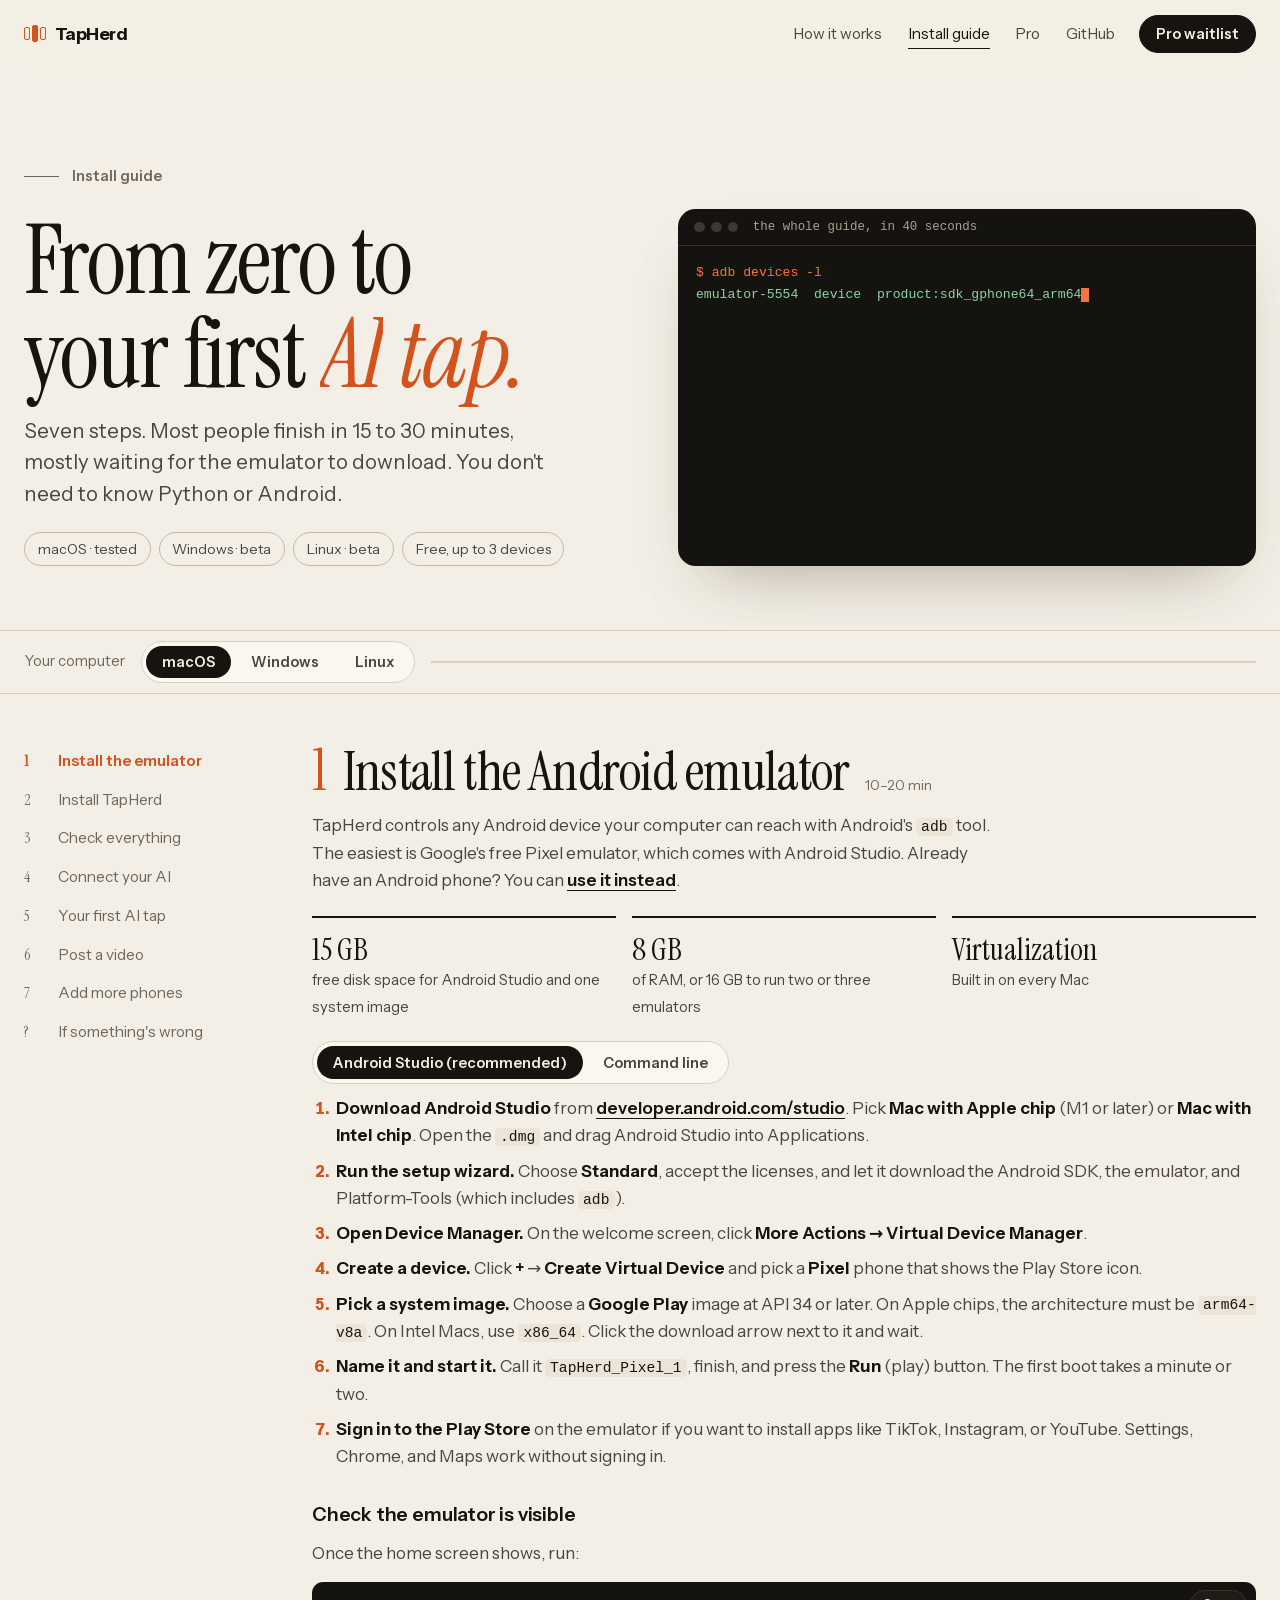
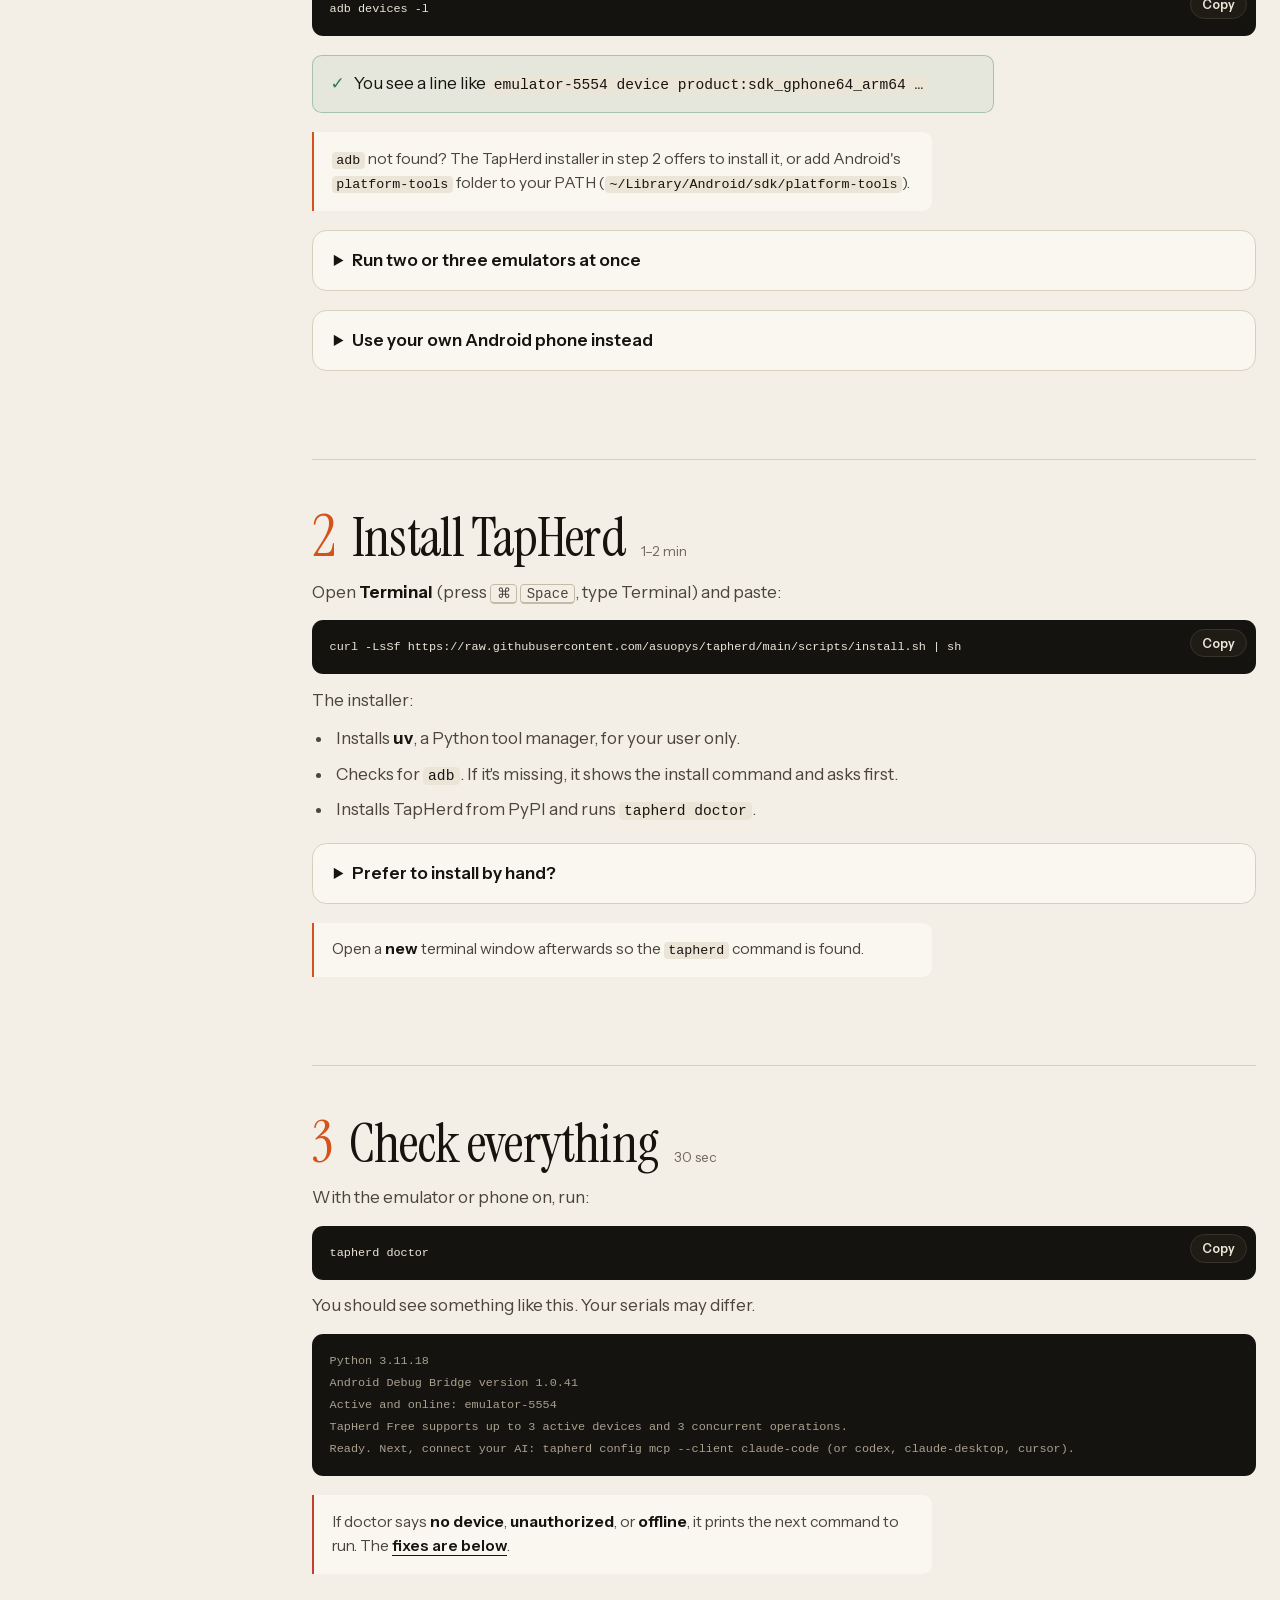
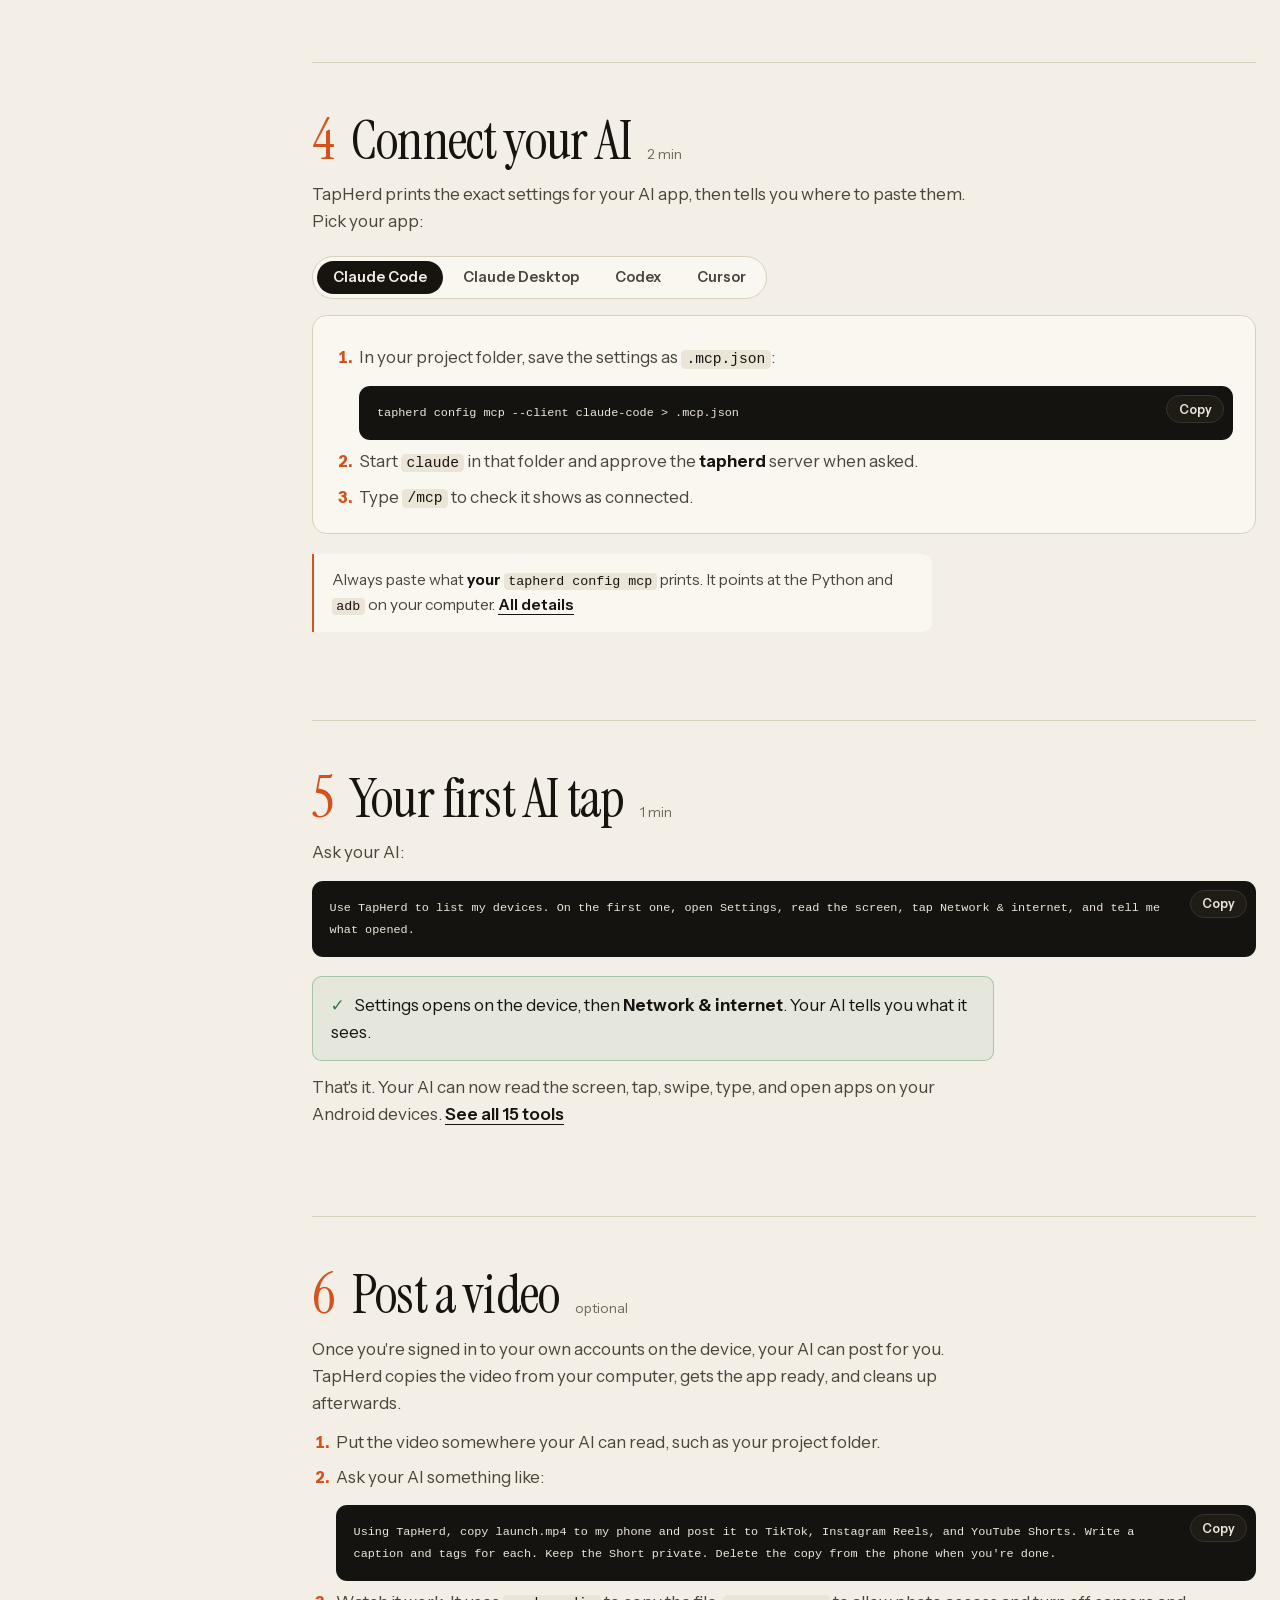
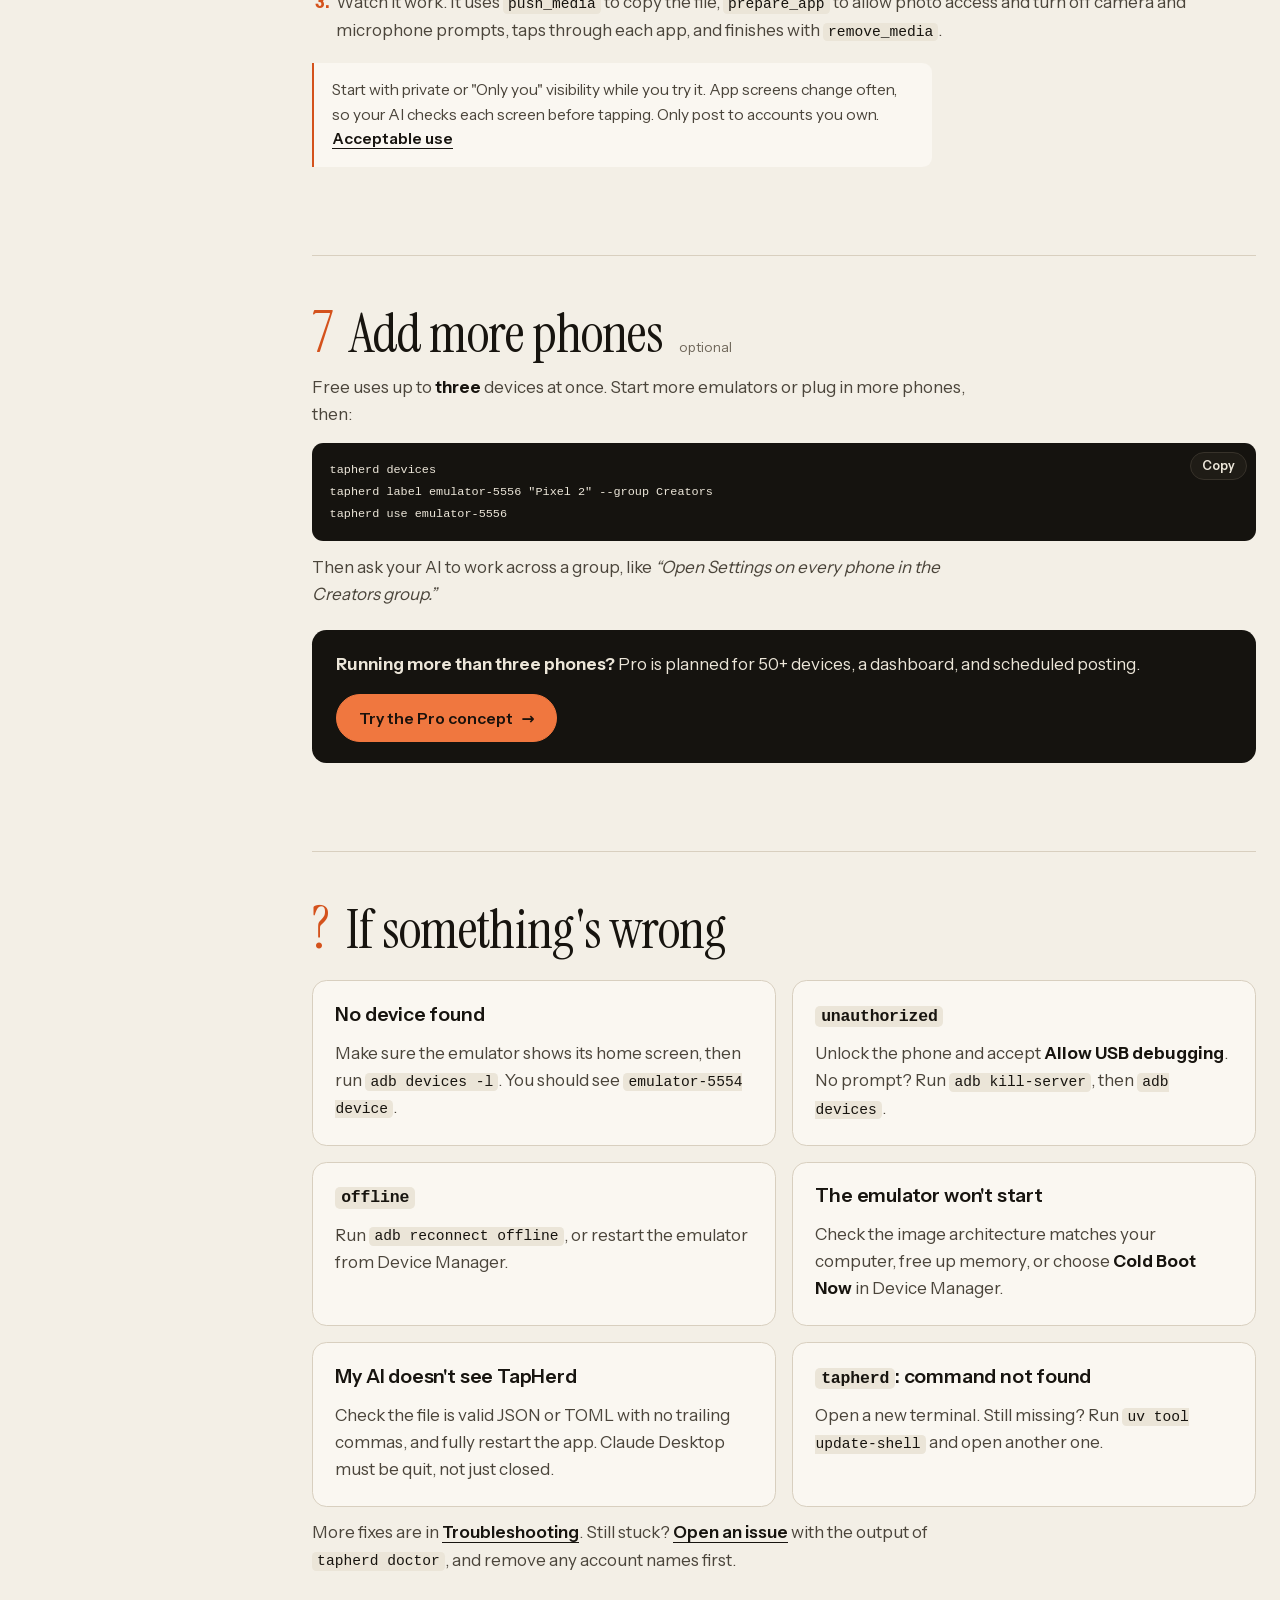
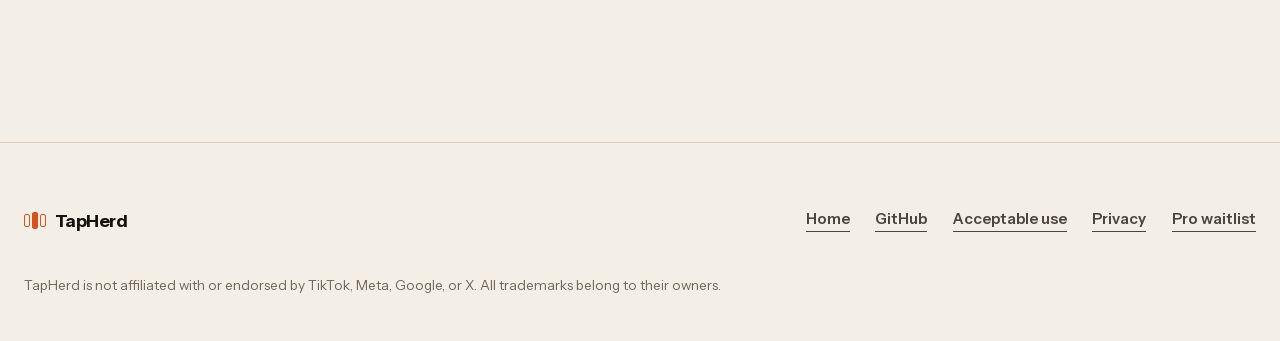
<file: site/docs.html>
<!doctype html>
<html lang="en">
<head>
  <meta charset="utf-8">
  <meta name="viewport" content="width=device-width, initial-scale=1">
  <title>Install guide — TapHerd</title>
  <meta name="description" content="Step-by-step guide: install the free Android emulator, install TapHerd on macOS, Windows, or Linux, connect Codex, Claude, or Cursor, and make your first AI-controlled tap.">
  <meta name="theme-color" content="#f3efe6">
  <link rel="icon" href="data:image/svg+xml,%3Csvg xmlns=%22http://www.w3.org/2000/svg%22 viewBox=%220 0 32 32%22%3E%3Crect width=%2232%22 height=%2232%22 rx=%227%22 fill=%22%2317140f%22/%3E%3Crect x=%226%22 y=%229%22 width=%225%22 height=%2214%22 rx=%221.5%22 fill=%22none%22 stroke=%22%23f0773f%22 stroke-width=%222%22/%3E%3Crect x=%2213.5%22 y=%227%22 width=%225%22 height=%2218%22 rx=%221.5%22 fill=%22%23f0773f%22/%3E%3Crect x=%2221%22 y=%229%22 width=%225%22 height=%2214%22 rx=%221.5%22 fill=%22none%22 stroke=%22%23f0773f%22 stroke-width=%222%22/%3E%3C/svg%3E">
  <meta property="og:type" content="article">
  <meta property="og:site_name" content="TapHerd">
  <meta property="og:title" content="TapHerd install guide">
  <meta property="og:description" content="From zero to your AI tapping on an Android phone, step by step.">
  <meta property="og:url" content="https://tapherd.info/docs.html">
  <meta property="og:image" content="https://tapherd.info/assets/og-image.jpg">
  <meta name="twitter:card" content="summary_large_image">
  <meta name="tapherd-analytics-token" content="473c99589e29480c9ef3950345945847">
  <link rel="preload" href="assets/fonts/instrument-serif.woff2" as="font" type="font/woff2" crossorigin>
  <link rel="stylesheet" href="assets/site.css">
  <style>
    .intro { display: grid; grid-template-columns: minmax(0, 1fr) minmax(0, 1fr); gap: 2rem clamp(2rem, 6vw, 6rem); align-items: end; padding-block: clamp(3.5rem, 8vw, 6rem) clamp(2.5rem, 5vw, 4rem); }
    .intro h1 { font-size: clamp(3rem, 7.5vw, 6.4rem); }
    .facts { display: flex; flex-wrap: wrap; gap: .5rem; margin: 1.4rem 0 0; padding: 0; list-style: none; }
    .facts li { padding: .3rem .8rem; border: 1px solid var(--line-2); border-radius: 99rem; font-size: .88rem; color: var(--ink-2); }
    .term { border-radius: 1.1rem; background: var(--night); color: var(--night-text); overflow: hidden; box-shadow: 0 2rem 4rem -2rem #3a2a1a66; }
    .term-bar { display: flex; align-items: center; gap: .4rem; padding: .7rem 1rem; border-bottom: 1px solid var(--night-line); color: var(--night-muted); font: .78rem var(--mono); }
    .term-bar i { width: .65rem; height: .65rem; border-radius: 50%; background: #3d382f; }
    .term-bar i:last-of-type { margin-right: .5rem; }
    .term-body { height: 20rem; padding: 1rem 1.1rem; overflow: hidden; font: .82rem/1.65 var(--mono); white-space: pre-wrap; word-break: break-word; }
    .term-body .p { color: #f0773f; } .term-body .o { color: var(--night-muted); } .term-body .ok { color: #8fd3a6; } .term-body .ai { color: #a8c4ee; }
    .caret { display: inline-block; width: .55em; height: 1.1em; vertical-align: text-bottom; background: #f0773f; animation: blink 1s steps(1) infinite; }
    @keyframes blink { 50% { opacity: 0; } }

    .picker { position: sticky; top: 0; z-index: 9; border-block: 1px solid var(--line); background: color-mix(in srgb, var(--paper) 90%, transparent); backdrop-filter: blur(10px); -webkit-backdrop-filter: blur(10px); }
    .picker .wrap { display: flex; flex-wrap: wrap; align-items: center; gap: .6rem 1rem; padding-block: .6rem; }
    .picker-label { color: var(--ink-3); font-size: .92rem; }
    .progress { flex: 1; min-width: 6rem; height: 2px; background: var(--line); }
    .progress span { display: block; height: 100%; width: 0; background: var(--accent); }

    .layout { display: grid; grid-template-columns: 14rem minmax(0, 1fr); gap: clamp(2rem, 5vw, 5rem); padding-block: 3rem 5rem; }
    .toc { position: sticky; top: 5rem; align-self: start; }
    .toc ol { list-style: none; margin: 0; padding: 0; }
    .toc a { display: flex; gap: .7rem; padding: .45rem 0; color: var(--ink-3); text-decoration: none; font-size: .95rem; transition: color .25s, transform .4s var(--ease); }
    .toc a span { font-family: var(--serif); width: 1.4rem; }
    .toc a:hover { color: var(--ink); transform: translateX(3px); }
    .toc a.is-active { color: var(--accent); font-weight: 600; }

    .step { padding-bottom: clamp(3.5rem, 7vw, 5.5rem); }
    .step + .step { padding-top: clamp(2rem, 4vw, 3rem); border-top: 1px solid var(--line); }
    .step-head { display: flex; align-items: baseline; gap: 1rem; flex-wrap: wrap; }
    .step-num { font-family: var(--serif); font-size: clamp(2.5rem, 5vw, 3.6rem); line-height: 1; color: var(--accent); }
    .step h2 { font-size: clamp(2.2rem, 4.4vw, 3.4rem); }
    .time { font-size: .85rem; color: var(--ink-3); }
    .step > p { max-width: 62ch; }
    .step h3 { margin-top: 2rem; }
    .cards-2 { display: grid; grid-template-columns: repeat(2, minmax(0, 1fr)); gap: 1rem; margin-top: 1.4rem; }
    .card { padding: 1.3rem 1.4rem 1.4rem; border: 1px solid var(--line); border-radius: .9rem; background: var(--card); transition: transform .4s var(--ease), border-color .3s, box-shadow .4s var(--ease); }
    .card:hover { transform: translateY(-3px); border-color: var(--line-2); box-shadow: 0 1rem 2rem -1.2rem #3a2a1a44; }
    .card > :first-child { margin-top: 0; }
    .card h3 { margin-top: 0; }
    ol.steps, ul.list { margin: .7rem 0 0; padding-left: 1.3rem; color: var(--ink-2); }
    ol.steps li, ul.list li { margin-top: .5rem; padding-left: .2rem; }
    ol.steps li::marker { color: var(--accent); font-weight: 700; }
    .tip { margin-top: 1.2rem; padding: .9rem 1.1rem; border-left: 2px solid var(--accent); background: var(--card); border-radius: 0 .6rem .6rem 0; font-size: .97rem; color: var(--ink-2); }
    .tip.warn { border-left-color: #c2412b; }
    .expect { margin-top: 1.2rem; padding: .9rem 1.1rem; border: 1px solid #2f7a4f55; border-radius: .6rem; background: #2f7a4f0f; color: var(--ink); }
    .expect::before { content: "✓"; margin-right: .55rem; color: var(--green); font-weight: 800; }
    .subtabs { margin-top: 1.3rem; }
    .reqs { display: grid; grid-template-columns: repeat(3, minmax(0, 1fr)); gap: 1rem; margin-top: 1.4rem; }
    .reqs div { padding-top: .9rem; border-top: 2px solid var(--ink); }
    .reqs b { display: block; font-family: var(--serif); font-weight: 400; font-size: 1.9rem; line-height: 1.1; }
    .reqs span { font-size: .92rem; color: var(--ink-2); }
    .pro-strip { display: flex; flex-wrap: wrap; align-items: center; justify-content: space-between; gap: 1rem; margin-top: 1.4rem; padding: 1.3rem 1.5rem; border-radius: .9rem; background: var(--night); color: var(--night-text); }
    .pro-strip p { margin: 0; color: var(--night-text); }
    .pro-strip .btn { background: #f0773f; border-color: #f0773f; color: #1b120c; }
    .pro-strip .btn::before { background: var(--night-text); }
    details.more { margin-top: 1.2rem; border: 1px solid var(--line); border-radius: .9rem; background: var(--card); padding: 0 1.3rem; }
    details.more summary { padding: 1rem 0; cursor: pointer; font-weight: 600; }
    details.more[open] { padding-bottom: 1.3rem; }

    @media (max-width: 60rem) {
      .intro, .layout { grid-template-columns: minmax(0, 1fr); }
      .toc { display: none; }
    }
    @media (max-width: 44rem) {
      .cards-2, .reqs { grid-template-columns: minmax(0, 1fr); }
      .term-body { height: 17rem; font-size: .76rem; }
    }
  </style>
</head>
<body>
  <a class="skip btn" href="#guide">Skip to the guide</a>
  <header class="site-header">
    <div class="wrap nav">
      <a class="brand" href="./" aria-label="TapHerd home"><span class="mark" aria-hidden="true"><span></span><span></span><span></span></span>TapHerd</a>
      <nav class="nav-links" aria-label="Main navigation">
        <a href="./#how">How it works</a>
        <a href="docs.html" aria-current="page">Install guide</a>
        <a href="./#pro">Pro</a>
        <a href="https://github.com/asuopys/tapherd">GitHub</a>
      </nav>
      <a class="btn small" href="./#waitlist">Pro waitlist</a>
    </div>
  </header>

  <main>
    <section class="wrap intro" aria-labelledby="title">
      <div>
        <div class="kicker">Install guide</div>
        <h1 id="title" data-split>From zero to your first <em>AI tap.</em></h1>
        <p class="lede reveal">Seven steps. Most people finish in 15 to 30 minutes, mostly waiting for the emulator to download. You don't need to know Python or Android.</p>
        <ul class="facts reveal" aria-label="Support">
          <li>macOS · tested</li><li>Windows · beta</li><li>Linux · beta</li><li>Free, up to 3 devices</li>
        </ul>
      </div>
      <div class="term reveal" style="--d:.15s" aria-hidden="true">
        <div class="term-bar"><i></i><i></i><i></i>the whole guide, in 40 seconds</div>
        <div class="term-body" id="term"></div>
      </div>
    </section>

    <div class="picker">
      <div class="wrap">
        <span class="picker-label" id="os-label">Your computer</span>
        <div class="tabs" role="tablist" aria-labelledby="os-label">
          <button type="button" role="tab" data-os-tab="mac" aria-selected="true">macOS</button>
          <button type="button" role="tab" data-os-tab="windows" aria-selected="false">Windows</button>
          <button type="button" role="tab" data-os-tab="linux" aria-selected="false">Linux</button>
        </div>
        <div class="progress" role="progressbar" aria-label="Guide progress" aria-valuemin="0" aria-valuemax="100" aria-valuenow="0"><span id="progress"></span></div>
      </div>
    </div>

    <div class="wrap layout" id="guide">
      <nav class="toc" aria-label="Steps">
        <ol>
          <li><a href="#emulator"><span>1</span>Install the emulator</a></li>
          <li><a href="#install"><span>2</span>Install TapHerd</a></li>
          <li><a href="#check"><span>3</span>Check everything</a></li>
          <li><a href="#connect"><span>4</span>Connect your AI</a></li>
          <li><a href="#first-tap"><span>5</span>Your first AI tap</a></li>
          <li><a href="#post"><span>6</span>Post a video</a></li>
          <li><a href="#more"><span>7</span>Add more phones</a></li>
          <li><a href="#help"><span>?</span>If something's wrong</a></li>
        </ol>
      </nav>

      <div>
        <!-- 1 -->
        <section class="step" id="emulator" aria-labelledby="emulator-title">
          <div class="step-head reveal"><span class="step-num">1</span><h2 id="emulator-title">Install the Android emulator</h2><span class="time">10–20 min</span></div>
          <p class="reveal">TapHerd controls any Android device your computer can reach with Android's <code>adb</code> tool. The easiest is Google's free Pixel emulator, which comes with Android Studio. Already have an Android phone? You can <a class="link" href="#phone">use it instead</a>.</p>

          <div class="reqs reveal">
            <div><b>15 GB</b><span>free disk space for Android Studio and one system image</span></div>
            <div><b>8 GB</b><span>of RAM, or 16 GB to run two or three emulators</span></div>
            <div><b>Virtualization</b><span><span data-os="mac">Built in on every Mac</span><span data-os="windows" hidden>Turned on in BIOS (VT-x or AMD-V)</span><span data-os="linux" hidden>KVM available at <code>/dev/kvm</code></span></span></div>
          </div>

          <div class="tabs subtabs reveal" role="tablist" aria-label="How to install the emulator">
            <button type="button" role="tab" id="tab-studio" aria-controls="panel-studio" aria-selected="true">Android Studio (recommended)</button>
            <button type="button" role="tab" id="tab-cli" aria-controls="panel-cli" aria-selected="false" tabindex="-1">Command line</button>
          </div>

          <div id="panel-studio" role="tabpanel" aria-labelledby="tab-studio">
            <div data-os="windows" hidden class="tip warn"><strong>First, turn on virtualization.</strong> Restart into your BIOS or UEFI and enable <strong>Intel VT-x</strong> or <strong>AMD-V</strong> (sometimes called SVM). Back in Windows, open <strong>Turn Windows features on or off</strong>, tick <strong>Windows Hypervisor Platform</strong>, and restart.</div>
            <div data-os="linux" hidden class="tip warn"><strong>First, check KVM.</strong> The emulator is unusably slow without it.
              <div class="code"><pre><code>ls -l /dev/kvm                 # should exist
sudo usermod -aG kvm "$USER"   # then log out and back in</code></pre></div>
            </div>
            <ol class="steps">
              <li><strong>Download Android Studio</strong> from <a class="link" href="https://developer.android.com/studio">developer.android.com/studio</a>.
                <span data-os="mac">Pick <strong>Mac with Apple chip</strong> (M1 or later) or <strong>Mac with Intel chip</strong>. Open the <code>.dmg</code> and drag Android Studio into Applications.</span>
                <span data-os="windows" hidden>Run the <code>.exe</code> installer and keep the default components, including <strong>Android Virtual Device</strong>.</span>
                <span data-os="linux" hidden>Extract the <code>.tar.gz</code>, for example into <code>~/android-studio</code>, and run <code>bin/studio.sh</code>.</span>
              </li>
              <li><strong>Run the setup wizard.</strong> Choose <strong>Standard</strong>, accept the licenses, and let it download the Android SDK, the emulator, and Platform-Tools (which includes <code>adb</code>).</li>
              <li><strong>Open Device Manager.</strong> On the welcome screen, click <strong>More Actions → Virtual Device Manager</strong>.</li>
              <li><strong>Create a device.</strong> Click <strong>+</strong> → <strong>Create Virtual Device</strong> and pick a <strong>Pixel</strong> phone that shows the Play Store icon.</li>
              <li><strong>Pick a system image.</strong> Choose a <strong>Google Play</strong> image at API 34 or later.
                <span data-os="mac">On Apple chips, the architecture must be <code>arm64-v8a</code>. On Intel Macs, use <code>x86_64</code>.</span>
                <span data-os="windows" hidden>Use <code>x86_64</code>. On Arm laptops (Snapdragon), use <code>arm64-v8a</code>.</span>
                <span data-os="linux" hidden>Use <code>x86_64</code> on Intel and AMD, or <code>arm64-v8a</code> on Arm.</span>
                Click the download arrow next to it and wait.</li>
              <li><strong>Name it and start it.</strong> Call it <code>TapHerd_Pixel_1</code>, finish, and press the <strong>Run</strong> (play) button. The first boot takes a minute or two.</li>
              <li><strong>Sign in to the Play Store</strong> on the emulator if you want to install apps like TikTok, Instagram, or YouTube. Settings, Chrome, and Maps work without signing in.</li>
            </ol>
          </div>

          <div id="panel-cli" role="tabpanel" aria-labelledby="tab-cli" hidden>
            <p>For people who'd rather not install Android Studio. Android Studio is the path we test; these commands follow Google's documented tools but haven't been run end to end by us on every system yet.</p>
            <div data-os="mac">
              <div class="code"><pre><code>brew install --cask temurin android-commandlinetools
export ANDROID_HOME=/opt/homebrew/share/android-commandlinetools
yes | sdkmanager --licenses
sdkmanager "platform-tools" "emulator" "system-images;android-34;google_apis_playstore;arm64-v8a"
avdmanager create avd -n TapHerd_Pixel_1 -d pixel_7 \
  -k "system-images;android-34;google_apis_playstore;arm64-v8a"
"$ANDROID_HOME/emulator/emulator" -avd TapHerd_Pixel_1 &amp;</code></pre></div>
              <p>On an Intel Mac, replace <code>arm64-v8a</code> with <code>x86_64</code> in both places, and <code>/opt/homebrew</code> with <code>/usr/local</code>.</p>
            </div>
            <div data-os="windows" hidden>
              <ol class="steps">
                <li>Install Java with <code>winget install EclipseAdoptium.Temurin.17.JDK</code>.</li>
                <li>Download <strong>Command line tools only</strong> for Windows from <a class="link" href="https://developer.android.com/studio#command-line-tools-only">developer.android.com/studio</a>. Unzip it so the folder is <code>%LOCALAPPDATA%\Android\Sdk\cmdline-tools\latest</code>.</li>
                <li>In a new PowerShell window:</li>
              </ol>
              <div class="code"><pre><code>$env:ANDROID_HOME = "$env:LOCALAPPDATA\Android\Sdk"
$tools = "$env:ANDROID_HOME\cmdline-tools\latest\bin"
&amp; "$tools\sdkmanager.bat" --licenses
&amp; "$tools\sdkmanager.bat" "platform-tools" "emulator" "system-images;android-34;google_apis_playstore;x86_64"
&amp; "$tools\avdmanager.bat" create avd -n TapHerd_Pixel_1 -d pixel_7 -k "system-images;android-34;google_apis_playstore;x86_64"
&amp; "$env:ANDROID_HOME\emulator\emulator.exe" -avd TapHerd_Pixel_1</code></pre></div>
            </div>
            <div data-os="linux" hidden>
              <ol class="steps">
                <li>Install Java: <code>sudo apt install openjdk-17-jre-headless</code> (Fedora: <code>sudo dnf install java-17-openjdk-headless</code>).</li>
                <li>Download <strong>Command line tools only</strong> for Linux from <a class="link" href="https://developer.android.com/studio#command-line-tools-only">developer.android.com/studio</a> and unzip it so the folder is <code>~/Android/Sdk/cmdline-tools/latest</code>.</li>
              </ol>
              <div class="code"><pre><code>export ANDROID_HOME="$HOME/Android/Sdk"
export PATH="$ANDROID_HOME/cmdline-tools/latest/bin:$ANDROID_HOME/platform-tools:$PATH"
yes | sdkmanager --licenses
sdkmanager "platform-tools" "emulator" "system-images;android-34;google_apis_playstore;x86_64"
avdmanager create avd -n TapHerd_Pixel_1 -d pixel_7 \
  -k "system-images;android-34;google_apis_playstore;x86_64"
"$ANDROID_HOME/emulator/emulator" -avd TapHerd_Pixel_1 &amp;</code></pre></div>
            </div>
          </div>

          <h3 class="reveal">Check the emulator is visible</h3>
          <p>Once the home screen shows, run:</p>
          <div class="code"><pre><code>adb devices -l</code></pre></div>
          <p class="expect">You see a line like <code>emulator-5554  device  product:sdk_gphone64_arm64 …</code></p>
          <p class="tip"><code>adb</code> not found? The TapHerd installer in step 2 offers to install it, or add Android's <code>platform-tools</code> folder to your PATH<span data-os="mac"> (<code>~/Library/Android/sdk/platform-tools</code>)</span><span data-os="windows" hidden> (<code>%LOCALAPPDATA%\Android\Sdk\platform-tools</code>)</span><span data-os="linux" hidden> (<code>~/Android/Sdk/platform-tools</code>)</span>.</p>

          <details class="more">
            <summary>Run two or three emulators at once</summary>
            <p>In Device Manager, create <code>TapHerd_Pixel_2</code> and <code>TapHerd_Pixel_3</code> with the same phone and image, and press each one's <strong>Run</strong> (play) button. Or start them from a terminal:</p>
            <div class="code" data-os="mac"><pre><code>SDK="$HOME/Library/Android/sdk"
"$SDK/emulator/emulator" -avd TapHerd_Pixel_1 &amp;
"$SDK/emulator/emulator" -avd TapHerd_Pixel_2 &amp;</code></pre></div>
            <div class="code" data-os="windows" hidden><pre><code>$sdk = "$env:LOCALAPPDATA\Android\Sdk"
Start-Process "$sdk\emulator\emulator.exe" "-avd TapHerd_Pixel_1"
Start-Process "$sdk\emulator\emulator.exe" "-avd TapHerd_Pixel_2"</code></pre></div>
            <div class="code" data-os="linux" hidden><pre><code>SDK="$HOME/Android/Sdk"
"$SDK/emulator/emulator" -avd TapHerd_Pixel_1 &amp;
"$SDK/emulator/emulator" -avd TapHerd_Pixel_2 &amp;</code></pre></div>
            <p>Each needs about 4 GB of memory. If your computer slows down, run two.</p>
          </details>

          <details class="more" id="phone">
            <summary>Use your own Android phone instead</summary>
            <ol class="steps">
              <li>Open <strong>Settings → About phone</strong> and tap <strong>Build number</strong> seven times.</li>
              <li>Open <strong>Settings → System → Developer options</strong> and turn on <strong>USB debugging</strong>.</li>
              <li>Connect it with a data cable (some cables only charge), unlock it, and accept <strong>Allow USB debugging</strong>. Tick <strong>Always allow</strong>.</li>
            </ol>
            <p data-os="windows" hidden class="tip">Most phones need their maker's USB driver on Windows. Pixel phones use the Google USB Driver from Android Studio's SDK Manager.</p>
            <p data-os="linux" hidden class="tip">If <code>adb</code> says permission denied, add a udev rule. <a class="link" href="https://github.com/asuopys/tapherd/blob/main/docs/SETUP_LINUX.md#let-adb-reach-a-usb-phone">How</a></p>
          </details>
        </section>

        <!-- 2 -->
        <section class="step" id="install" aria-labelledby="install-title">
          <div class="step-head reveal"><span class="step-num">2</span><h2 id="install-title">Install TapHerd</h2><span class="time">1–2 min</span></div>
          <div data-os="mac">
            <p>Open <strong>Terminal</strong> (press <kbd>⌘</kbd> <kbd>Space</kbd>, type Terminal) and paste:</p>
            <div class="code"><pre><code>curl -LsSf https://raw.githubusercontent.com/asuopys/tapherd/main/scripts/install.sh | sh</code></pre></div>
          </div>
          <div data-os="windows" hidden>
            <p>Open <strong>PowerShell</strong> from the Start menu. You don't need administrator rights. Paste:</p>
            <div class="code"><pre><code>irm https://raw.githubusercontent.com/asuopys/tapherd/main/scripts/install.ps1 | iex</code></pre></div>
          </div>
          <div data-os="linux" hidden>
            <p>Open a terminal and paste:</p>
            <div class="code"><pre><code>curl -LsSf https://raw.githubusercontent.com/asuopys/tapherd/main/scripts/install.sh | sh</code></pre></div>
          </div>
          <p>The installer:</p>
          <ul class="list">
            <li>Installs <strong>uv</strong>, a Python tool manager, for your user only.</li>
            <li>Checks for <code>adb</code>. If it's missing, it shows the install command and asks first.<span data-os="linux" hidden> Linux package managers need <code>sudo</code>; it explains why before asking.</span></li>
            <li>Installs TapHerd from PyPI and runs <code>tapherd doctor</code>.</li>
          </ul>
          <details class="more">
            <summary>Prefer to install by hand?</summary>
            <p>Install <a class="link" href="https://docs.astral.sh/uv/getting-started/installation/">uv</a>, then:</p>
            <div class="code"><pre><code>uv tool install tapherd
tapherd doctor</code></pre></div>
            <p>If uv says TapHerd wasn't found right after a release, use <code>uv tool install --exclude-newer-package tapherd=false tapherd</code>. Recent uv versions wait a few days before installing new uploads.</p>
          </details>
          <p class="tip">Open a <strong>new</strong> terminal window afterwards so the <code>tapherd</code> command is found.</p>
        </section>

        <!-- 3 -->
        <section class="step" id="check" aria-labelledby="check-title">
          <div class="step-head reveal"><span class="step-num">3</span><h2 id="check-title">Check everything</h2><span class="time">30 sec</span></div>
          <p>With the emulator or phone on, run:</p>
          <div class="code"><pre><code>tapherd doctor</code></pre></div>
          <p>You should see something like this. Your serials may differ.</p>
          <div class="code" data-no-copy><pre><code><span class="out">Python 3.11.18
Android Debug Bridge version 1.0.41
Active and online: emulator-5554
TapHerd Free supports up to 3 active devices and 3 concurrent operations.
Ready. Next, connect your AI: tapherd config mcp --client claude-code (or codex, claude-desktop, cursor).</span></code></pre></div>
          <p class="tip warn">If doctor says <strong>no device</strong>, <strong>unauthorized</strong>, or <strong>offline</strong>, it prints the next command to run. The <a class="link" href="#help">fixes are below</a>.</p>
        </section>

        <!-- 4 -->
        <section class="step" id="connect" aria-labelledby="connect-title">
          <div class="step-head reveal"><span class="step-num">4</span><h2 id="connect-title">Connect your AI</h2><span class="time">2 min</span></div>
          <p>TapHerd prints the exact settings for your AI app, then tells you where to paste them. Pick your app:</p>
          <div class="tabs subtabs" role="tablist" aria-label="AI app">
            <button type="button" role="tab" id="tab-claude-code" aria-controls="panel-claude-code" aria-selected="true">Claude Code</button>
            <button type="button" role="tab" id="tab-claude-desktop" aria-controls="panel-claude-desktop" aria-selected="false" tabindex="-1">Claude Desktop</button>
            <button type="button" role="tab" id="tab-codex" aria-controls="panel-codex" aria-selected="false" tabindex="-1">Codex</button>
            <button type="button" role="tab" id="tab-cursor" aria-controls="panel-cursor" aria-selected="false" tabindex="-1">Cursor</button>
          </div>
          <div class="card" style="margin-top:1rem" role="tabpanel" id="panel-claude-code" aria-labelledby="tab-claude-code">
            <ol class="steps">
              <li>In your project folder, save the settings as <code>.mcp.json</code>:
                <div class="code"><pre><code>tapherd config mcp --client claude-code &gt; .mcp.json</code></pre></div></li>
              <li>Start <code>claude</code> in that folder and approve the <strong>tapherd</strong> server when asked.</li>
              <li>Type <code>/mcp</code> to check it shows as connected.</li>
            </ol>
          </div>
          <div class="card" style="margin-top:1rem" role="tabpanel" id="panel-claude-desktop" aria-labelledby="tab-claude-desktop" hidden>
            <ol class="steps">
              <li>Print the settings:
                <div class="code"><pre><code>tapherd config mcp --client claude-desktop</code></pre></div></li>
              <li>In Claude Desktop, open <strong>Settings → Developer → Edit Config</strong>. That opens
                <span data-os="mac"><code>~/Library/Application Support/Claude/claude_desktop_config.json</code>.</span>
                <span data-os="windows" hidden><code>%APPDATA%\Claude\claude_desktop_config.json</code>.</span>
                <span data-os="linux" hidden>nothing: Claude Desktop isn't available on Linux. Use Claude Code, Codex, or Cursor.</span></li>
              <li>Add the <code>tapherd</code> entry inside <code>mcpServers</code>. If other servers are there, keep them.</li>
              <li><strong>Quit</strong> Claude Desktop completely and open it again.</li>
            </ol>
          </div>
          <div class="card" style="margin-top:1rem" role="tabpanel" id="panel-codex" aria-labelledby="tab-codex" hidden>
            <ol class="steps">
              <li>Print the settings:
                <div class="code"><pre><code>tapherd config mcp --client codex</code></pre></div></li>
              <li>Add the <code>[mcp_servers.tapherd]</code> block to
                <span data-os="windows" hidden><code>%USERPROFILE%\.codex\config.toml</code>.</span>
                <span data-os="mac"><code>~/.codex/config.toml</code>.</span>
                <span data-os="linux" hidden><code>~/.codex/config.toml</code>.</span></li>
              <li>Start a new Codex session.</li>
            </ol>
          </div>
          <div class="card" style="margin-top:1rem" role="tabpanel" id="panel-cursor" aria-labelledby="tab-cursor" hidden>
            <ol class="steps">
              <li>Print the settings:
                <div class="code"><pre><code>tapherd config mcp --client cursor</code></pre></div></li>
              <li>Add the <code>tapherd</code> entry to
                <span data-os="windows" hidden><code>%USERPROFILE%\.cursor\mcp.json</code></span>
                <span data-os="mac"><code>~/.cursor/mcp.json</code></span>
                <span data-os="linux" hidden><code>~/.cursor/mcp.json</code></span>
                for every project, or <code>.cursor/mcp.json</code> for one.</li>
              <li>Reload Cursor and check TapHerd is enabled in its MCP settings.</li>
            </ol>
          </div>
          <p class="tip">Always paste what <strong>your</strong> <code>tapherd config mcp</code> prints. It points at the Python and <code>adb</code> on your computer. <a class="link" href="https://github.com/asuopys/tapherd/blob/main/docs/CONNECT_YOUR_AI.md">All details</a></p>
        </section>

        <!-- 5 -->
        <section class="step" id="first-tap" aria-labelledby="first-tap-title">
          <div class="step-head reveal"><span class="step-num">5</span><h2 id="first-tap-title">Your first AI tap</h2><span class="time">1 min</span></div>
          <p>Ask your AI:</p>
          <div class="code"><pre class="wrap-lines"><code>Use TapHerd to list my devices. On the first one, open Settings, read the screen, tap Network &amp; internet, and tell me what opened.</code></pre></div>
          <p class="expect">Settings opens on the device, then <strong>Network &amp; internet</strong>. Your AI tells you what it sees.</p>
          <p>That's it. Your AI can now read the screen, tap, swipe, type, and open apps on your Android devices. <a class="link" href="https://github.com/asuopys/tapherd/blob/main/docs/TOOLS.md">See all 15 tools</a></p>
        </section>

        <!-- 6 -->
        <section class="step" id="post" aria-labelledby="post-title">
          <div class="step-head reveal"><span class="step-num">6</span><h2 id="post-title">Post a video</h2><span class="time">optional</span></div>
          <p>Once you're signed in to your own accounts on the device, your AI can post for you. TapHerd copies the video from your computer, gets the app ready, and cleans up afterwards.</p>
          <ol class="steps">
            <li>Put the video somewhere your AI can read, such as your project folder.</li>
            <li>Ask your AI something like:
              <div class="code"><pre class="wrap-lines"><code>Using TapHerd, copy launch.mp4 to my phone and post it to TikTok, Instagram Reels, and YouTube Shorts. Write a caption and tags for each. Keep the Short private. Delete the copy from the phone when you're done.</code></pre></div></li>
            <li>Watch it work. It uses <code>push_media</code> to copy the file, <code>prepare_app</code> to allow photo access and turn off camera and microphone prompts, taps through each app, and finishes with <code>remove_media</code>.</li>
          </ol>
          <p class="tip">Start with private or "Only you" visibility while you try it. App screens change often, so your AI checks each screen before tapping. Only post to accounts you own. <a class="link" href="https://github.com/asuopys/tapherd/blob/main/docs/ACCEPTABLE_USE.md">Acceptable use</a></p>
        </section>

        <!-- 7 -->
        <section class="step" id="more" aria-labelledby="more-title">
          <div class="step-head reveal"><span class="step-num">7</span><h2 id="more-title">Add more phones</h2><span class="time">optional</span></div>
          <p>Free uses up to <strong>three</strong> devices at once. Start more emulators or plug in more phones, then:</p>
          <div class="code"><pre><code>tapherd devices
tapherd label emulator-5556 "Pixel 2" --group Creators
tapherd use emulator-5556</code></pre></div>
          <p>Then ask your AI to work across a group, like <em>“Open Settings on every phone in the Creators group.”</em></p>
          <div class="pro-strip">
            <p><strong style="color:inherit">Running more than three phones?</strong> Pro is planned for 50+ devices, a dashboard, and scheduled posting.</p>
            <a class="btn" href="./#pro">Try the Pro concept <span class="arrow" aria-hidden="true">→</span></a>
          </div>
        </section>

        <!-- Help -->
        <section class="step" id="help" aria-labelledby="help-title">
          <div class="step-head reveal"><span class="step-num">?</span><h2 id="help-title">If something's wrong</h2></div>
          <div class="cards-2">
            <div class="card"><h3>No device found</h3><p>Make sure the emulator shows its home screen, then run <code>adb devices -l</code>. You should see <code>emulator-5554  device</code>.</p></div>
            <div class="card"><h3><code>unauthorized</code></h3><p>Unlock the phone and accept <strong>Allow USB debugging</strong>. No prompt? Run <code>adb kill-server</code>, then <code>adb devices</code>.</p></div>
            <div class="card"><h3><code>offline</code></h3><p>Run <code>adb reconnect offline</code>, or restart the emulator from Device Manager.</p></div>
            <div class="card"><h3>The emulator won't start</h3><p>Check the image architecture matches your computer, free up memory, or choose <strong>Cold Boot Now</strong> in Device Manager.</p></div>
            <div class="card"><h3>My AI doesn't see TapHerd</h3><p>Check the file is valid JSON or TOML with no trailing commas, and fully restart the app. Claude Desktop must be quit, not just closed.</p></div>
            <div class="card"><h3><code>tapherd</code>: command not found</h3><p>Open a new terminal. Still missing? Run <code>uv tool update-shell</code> and open another one.</p></div>
          </div>
          <p>More fixes are in <a class="link" href="https://github.com/asuopys/tapherd/blob/main/docs/TROUBLESHOOTING.md">Troubleshooting</a>. Still stuck? <a class="link" href="https://github.com/asuopys/tapherd/issues/new/choose">Open an issue</a> with the output of <code>tapherd doctor</code>, and remove any account names first.</p>
        </section>
      </div>
    </div>
  </main>

  <footer class="site-footer">
    <div class="wrap">
      <div class="footer-grid">
        <a class="brand" href="./" aria-label="TapHerd home"><span class="mark" aria-hidden="true"><span></span><span></span><span></span></span>TapHerd</a>
        <nav class="footer-links" aria-label="Footer">
          <a class="link" href="./">Home</a>
          <a class="link" href="https://github.com/asuopys/tapherd">GitHub</a>
          <a class="link" href="https://github.com/asuopys/tapherd/blob/main/docs/ACCEPTABLE_USE.md">Acceptable use</a>
          <a class="link" href="privacy.html">Privacy</a>
          <a class="link" href="./#waitlist">Pro waitlist</a>
        </nav>
      </div>
      <p class="disclaimer">TapHerd is not affiliated with or endorsed by TikTok, Meta, Google, or X. All trademarks belong to their owners.</p>
    </div>
  </footer>

  <script src="assets/site.js"></script>
  <script>
    // Table of contents and progress follow the step in view.
    const steps = [...document.querySelectorAll(".step")];
    const tocLinks = new Map([...document.querySelectorAll(".toc a")].map((a) => [a.hash.slice(1), a]));
    const progress = document.querySelector("#progress");
    const onScroll = () => {
      const mid = innerHeight * 0.35;
      let current = steps[0];
      for (const step of steps) if (step.getBoundingClientRect().top < mid) current = step;
      for (const [id, link] of tocLinks) link.classList.toggle("is-active", id === current.id);
      const guide = document.querySelector("#guide").getBoundingClientRect();
      const pct = Math.max(0, Math.min(100, ((innerHeight * 0.5 - guide.top) / guide.height) * 100));
      progress.style.width = `${pct}%`;
      progress.parentElement.setAttribute("aria-valuenow", String(Math.round(pct)));
    };
    addEventListener("scroll", onScroll, { passive: true });
    onScroll();

    // Animated terminal: types the whole flow, then loops. Static when motion is reduced.
    const term = document.querySelector("#term");
    const SCRIPT = [
      ["p", "$ ", "adb devices -l"],
      ["ok", "", "emulator-5554  device  product:sdk_gphone64_arm64"],
      ["p", "$ ", "curl -LsSf https://raw.githubusercontent.com/asuopys/tapherd/main/scripts/install.sh | sh"],
      ["o", "", "==> Checking for uv … installed\n==> Checking for adb … installed\n==> Installing TapHerd … done"],
      ["p", "$ ", "tapherd config mcp --client claude-code > .mcp.json"],
      ["p", "> ", "Open Settings on my phone and tap Network & internet."],
      ["ai", "", "● list_devices → emulator-5554\n● open_app com.android.settings → ok\n● read_screen → found “Network & internet”\n● tap → ok\nNetwork & internet is open. Internet shows Connected."],
    ];
    const line = (cls, text) => { const s = document.createElement("span"); s.className = cls; s.textContent = text; return s; };
    if (reduceMotion) {
      for (const [cls, prefix, text] of SCRIPT) term.append(line(cls, prefix + text), "\n");
    } else {
      const caret = line("caret", "");
      const sleep = (ms) => new Promise((r) => setTimeout(r, ms));
      (async () => {
        for (;;) {
          term.replaceChildren(caret);
          for (const [cls, prefix, text] of SCRIPT) {
            const span = line(cls, prefix);
            term.insertBefore(span, caret);
            if (cls === "p") {
              for (const ch of text) { span.textContent += ch; await sleep(text.length > 60 ? 12 : 36); }
              await sleep(450);
            } else {
              span.textContent = "";
              for (const row of text.split("\n")) { span.textContent += (span.textContent ? "\n" : "") + row; await sleep(360); }
              await sleep(650);
            }
            term.insertBefore(document.createTextNode("\n"), caret);
            term.scrollTop = term.scrollHeight;
          }
          await sleep(4000);
        }
      })();
    }
  </script>
</body>
</html>
</file>
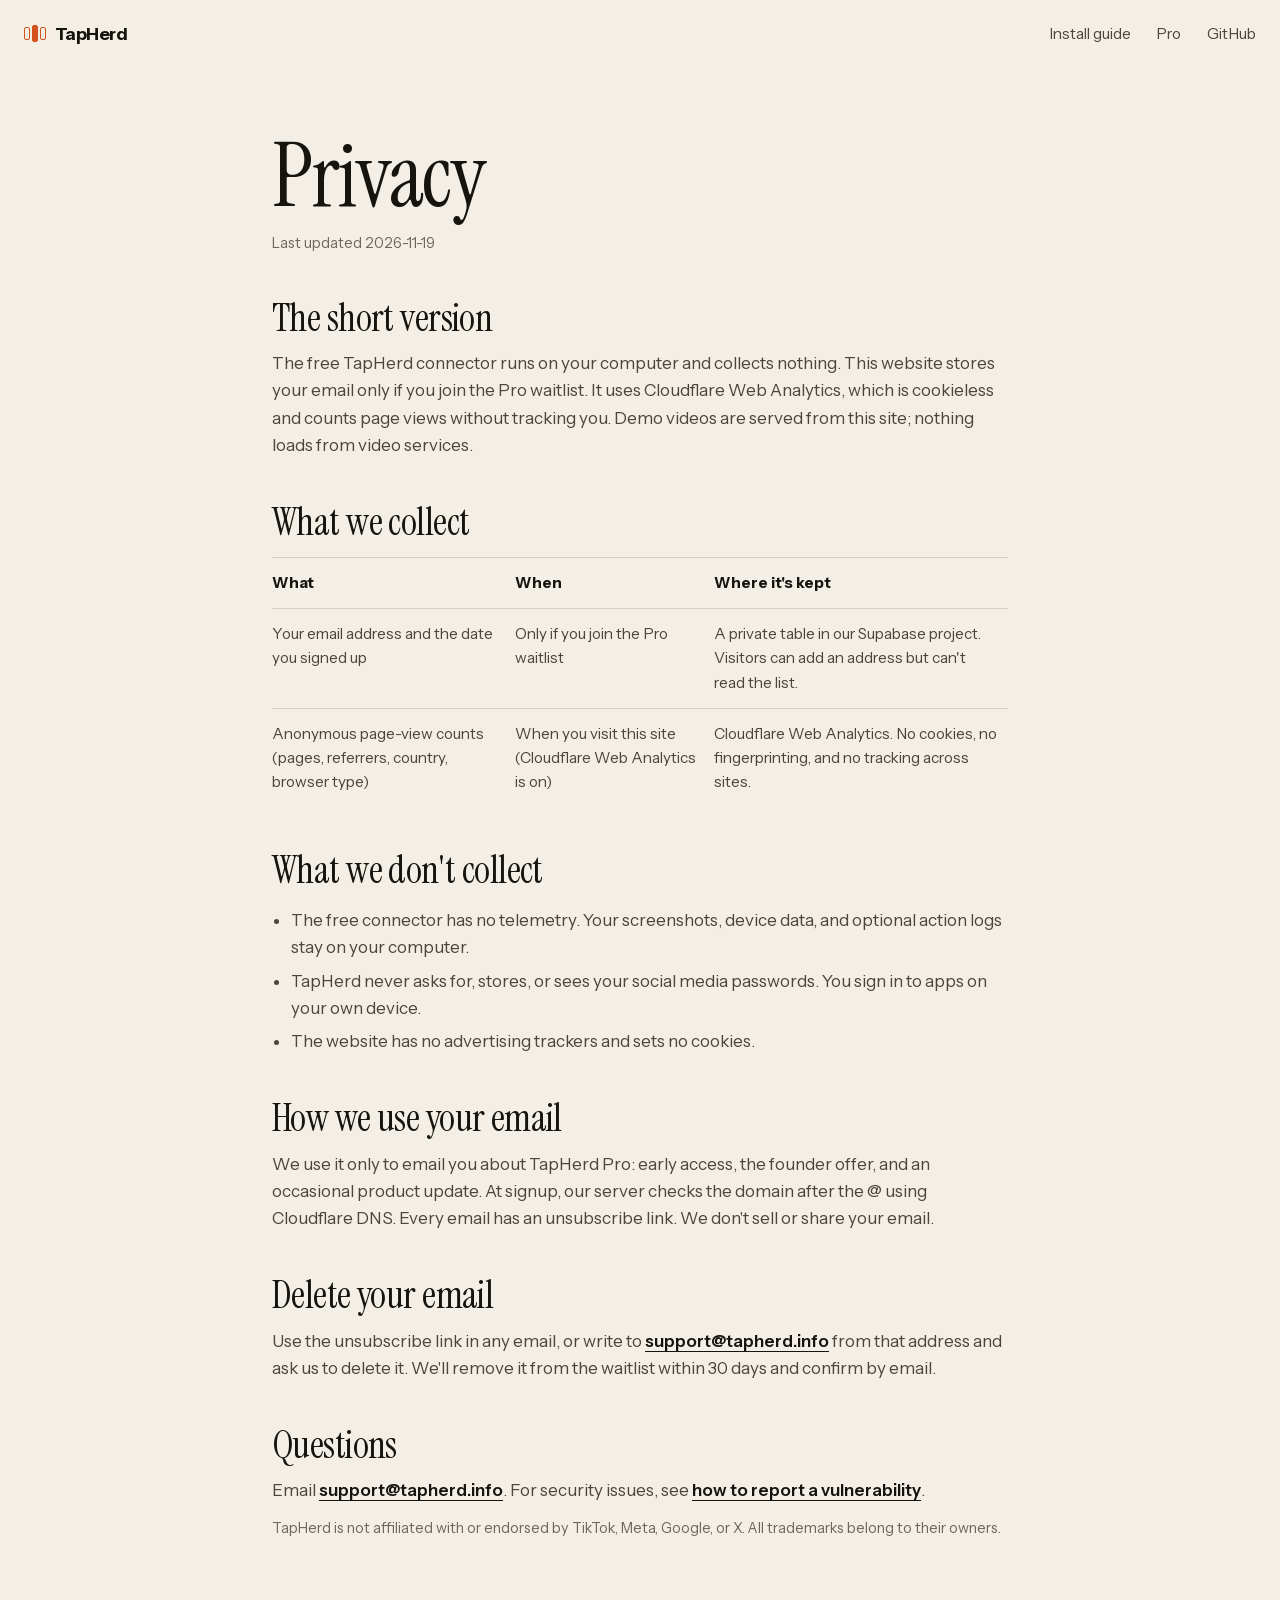
<file: site/privacy.html>
<!doctype html>
<html lang="en">
<head>
  <meta charset="utf-8">
  <meta name="viewport" content="width=device-width, initial-scale=1">
  <title>Privacy — TapHerd</title>
  <meta name="description" content="What TapHerd's website and free connector collect, and how to delete your waitlist email.">
  <meta name="theme-color" content="#f3efe6">
  <link rel="icon" href="data:image/svg+xml,%3Csvg xmlns=%22http://www.w3.org/2000/svg%22 viewBox=%220 0 32 32%22%3E%3Crect width=%2232%22 height=%2232%22 rx=%227%22 fill=%22%2310131c%22/%3E%3Crect x=%226%22 y=%229%22 width=%225%22 height=%2214%22 rx=%221.5%22 fill=%22none%22 stroke=%22%23ffc075%22 stroke-width=%222%22/%3E%3Crect x=%2213.5%22 y=%227%22 width=%225%22 height=%2218%22 rx=%221.5%22 fill=%22%23ffc075%22/%3E%3Crect x=%2221%22 y=%229%22 width=%225%22 height=%2214%22 rx=%221.5%22 fill=%22none%22 stroke=%22%23ffc075%22 stroke-width=%222%22/%3E%3C/svg%3E">
  <link rel="stylesheet" href="assets/site.css">
  <style>
    main { padding-block: 3rem 5rem; }
    main h1 { font-size: clamp(3rem, 8vw, 5.5rem); margin-top: 1rem; }
    main h2 { font-size: clamp(1.8rem, 3.5vw, 2.4rem); margin: 2.8rem 0 .4rem; }
    main ul { color: var(--ink-2); padding-left: 1.2rem; }
    main li { margin-top: .4rem; }
    table { border-collapse: collapse; width: 100%; margin-top: 1rem; font-size: .95rem; }
    th, td { text-align: left; vertical-align: top; padding: .8rem .6rem .8rem 0; border-top: 1px solid var(--line); }
    td { color: var(--ink-2); }
    .updated { font-size: .9rem; color: var(--ink-3); }
  </style>
</head>
<body>
  <header class="site-header">
    <div class="wrap nav">
      <a class="brand" href="./" aria-label="TapHerd home"><span class="mark" aria-hidden="true"><span></span><span></span><span></span></span>TapHerd</a>
      <nav class="nav-links" aria-label="Main navigation">
        <a href="docs.html">Install guide</a>
        <a href="./#pro">Pro</a>
        <a href="https://github.com/asuopys/tapherd">GitHub</a>
      </nav>
    </div>
  </header>
  <main class="wrap narrow">
    <h1>Privacy</h1>
    <p class="updated">Last updated 2026-11-19</p>

    <h2>The short version</h2>
    <p>The free TapHerd connector runs on your computer and collects nothing. This website stores your email only if you join the Pro waitlist. It uses Cloudflare Web Analytics, which is cookieless and counts page views without tracking you. Demo videos are served from this site; nothing loads from video services.</p>

    <h2>What we collect</h2>
    <table>
      <thead><tr><th scope="col">What</th><th scope="col">When</th><th scope="col">Where it's kept</th></tr></thead>
      <tbody>
        <tr><td>Your email address and the date you signed up</td><td>Only if you join the Pro waitlist</td><td>A private table in our Supabase project. Visitors can add an address but can't read the list.</td></tr>
        <tr><td>Anonymous page-view counts (pages, referrers, country, browser type)</td><td>When you visit this site (Cloudflare Web Analytics is on)</td><td>Cloudflare Web Analytics. No cookies, no fingerprinting, and no tracking across sites.</td></tr>
      </tbody>
    </table>

    <h2>What we don't collect</h2>
    <ul>
      <li>The free connector has no telemetry. Your screenshots, device data, and optional action logs stay on your computer.</li>
      <li>TapHerd never asks for, stores, or sees your social media passwords. You sign in to apps on your own device.</li>
      <li>The website has no advertising trackers and sets no cookies.</li>
    </ul>

    <h2>How we use your email</h2>
    <p>We use it only to email you about TapHerd Pro: early access, the founder offer, and an occasional product update. At signup, our server checks the domain after the @ using Cloudflare DNS. Every email has an unsubscribe link. We don't sell or share your email.</p>

    <h2>Delete your email</h2>
    <p>Use the unsubscribe link in any email, or write to <a class="link" href="mailto:support@tapherd.info">support@tapherd.info</a> from that address and ask us to delete it. We'll remove it from the waitlist within 30 days and confirm by email.</p>

    <h2>Questions</h2>
    <p>Email <a class="link" href="mailto:support@tapherd.info">support@tapherd.info</a>. For security issues, see <a class="link" href="https://github.com/asuopys/tapherd/blob/main/docs/SECURITY.md#report-a-vulnerability">how to report a vulnerability</a>.</p>

    <p class="updated">TapHerd is not affiliated with or endorsed by TikTok, Meta, Google, or X. All trademarks belong to their owners.</p>
  </main>
  <script src="assets/site.js"></script>
</body>
</html>
</file>
<file: site/assets/site.css>
/* TapHerd site styles, shared by every page. */
@font-face { font-family: "Instrument Sans"; src: url("fonts/instrument-sans.woff2") format("woff2"); font-weight: 400 700; font-display: swap; }
@font-face { font-family: "Instrument Serif"; src: url("fonts/instrument-serif.woff2") format("woff2"); font-weight: 400; font-display: swap; }
@font-face { font-family: "Instrument Serif"; src: url("fonts/instrument-serif-italic.woff2") format("woff2"); font-style: italic; font-weight: 400; font-display: swap; }

:root {
  --paper: #f3efe6; --paper-2: #ebe5d8; --card: #faf7f1;
  --ink: #17140f; --ink-2: #4b453b; --ink-3: #6f675a;
  --line: #d8cfbf; --line-2: #c5baa5;
  --accent: #d4521c; --accent-2: #b8420f; --accent-soft: #f6dccc;
  --green: #2f7a4f; --night: #15130f; --night-2: #1f1c16; --night-line: #37322a; --night-text: #ece6d9; --night-muted: #a9a090;
  --serif: "Instrument Serif", "Iowan Old Style", Georgia, serif;
  --sans: "Instrument Sans", system-ui, -apple-system, "Segoe UI", sans-serif;
  --mono: ui-monospace, SFMono-Regular, "SF Mono", Menlo, Consolas, monospace;
  --ease: cubic-bezier(.22, 1, .36, 1);
  color-scheme: light;
  font-family: var(--sans);
  -webkit-text-size-adjust: 100%;
}
* { box-sizing: border-box; }
html { scroll-padding-top: 5rem; }
body { font-variant-emoji: text; margin: 0; background: var(--paper); color: var(--ink); font-size: 1.0625rem; line-height: 1.6; -webkit-font-smoothing: antialiased; text-rendering: optimizeLegibility; }
::selection { background: var(--accent); color: #fff; }
img { max-width: 100%; height: auto; display: block; }
a { color: inherit; }
p { margin: .8rem 0 0; color: var(--ink-2); }
h1, h2, h3 { margin: 0; font-weight: 400; text-wrap: balance; }
h1, h2 { font-family: var(--serif); letter-spacing: -.015em; line-height: .98; }
h1 { font-size: clamp(3.4rem, 9.5vw, 8.6rem); }
h2 { font-size: clamp(2.5rem, 5.6vw, 4.6rem); }
h1 em, h2 em { font-style: italic; color: var(--accent); }
h3 { font-size: 1.2rem; font-weight: 600; letter-spacing: -.01em; line-height: 1.3; }
code { font-family: var(--mono); font-size: .86em; }
:not(pre) > code { padding: .08em .35em; border-radius: .3em; background: var(--paper-2); color: var(--ink); }
kbd { font: .82em var(--mono); padding: .05em .4em; border: 1px solid var(--line-2); border-bottom-width: 2px; border-radius: .3em; }
strong { color: var(--ink); font-weight: 650; }
[hidden] { display: none !important; }
:focus-visible { outline: 2px solid var(--accent); outline-offset: 3px; border-radius: .2rem; }
.wrap { width: min(100% - 3rem, 78rem); margin-inline: auto; }
.narrow { max-width: 46rem; }

/* Links with a drawn underline */
.link { color: var(--ink); text-decoration: none; background: linear-gradient(currentColor, currentColor) 0 100% / 100% 1px no-repeat; transition: background-size .45s var(--ease), color .2s; padding-bottom: 1px; font-weight: 600; }
.link:hover { background-size: 0 1px; background-position: 100% 100%; color: var(--accent); }
.link.accent { color: var(--accent); }

/* Header */
.site-header { position: sticky; top: 0; z-index: 10; background: color-mix(in srgb, var(--paper) 86%, transparent); backdrop-filter: saturate(1.4) blur(10px); -webkit-backdrop-filter: saturate(1.4) blur(10px); border-bottom: 1px solid transparent; transition: border-color .3s, transform .4s var(--ease); }
.site-header.is-scrolled { border-bottom-color: var(--line); }
.site-header.is-hidden { transform: translateY(-100%); }
.nav { display: flex; align-items: center; gap: 1.5rem; min-height: 4.25rem; }
.brand { display: inline-flex; align-items: center; gap: .55rem; font-weight: 700; font-size: 1.1rem; letter-spacing: -.03em; text-decoration: none; }
.mark { display: inline-flex; gap: 2px; align-items: center; }
.mark span { width: 6px; height: 13px; border: 1.6px solid var(--accent); border-radius: 2px; transition: transform .35s var(--ease); }
.mark span:nth-child(2) { height: 17px; background: var(--accent); }
.brand:hover .mark span:nth-child(1) { transform: translateY(-3px); }
.brand:hover .mark span:nth-child(3) { transform: translateY(3px); }
.nav-links { display: flex; gap: 1.6rem; margin-left: auto; font-size: .95rem; }
.nav-links a { text-decoration: none; color: var(--ink-2); position: relative; }
.nav-links a::after { content: ""; position: absolute; left: 0; right: 0; bottom: -3px; height: 1px; background: currentColor; transform: scaleX(0); transform-origin: right; transition: transform .4s var(--ease); }
.nav-links a:hover, .nav-links a[aria-current] { color: var(--ink); }
.nav-links a:hover::after, .nav-links a[aria-current]::after { transform: scaleX(1); transform-origin: left; }

/* Buttons: a fill slides in on hover */
.btn { position: relative; isolation: isolate; overflow: hidden; display: inline-flex; align-items: center; justify-content: center; gap: .55rem; min-height: 3rem; padding: .7rem 1.35rem; border: 1px solid var(--ink); border-radius: 99rem; background: var(--ink); color: var(--paper); font: 600 .98rem var(--sans); text-decoration: none; cursor: pointer; transition: color .35s var(--ease), border-color .35s; }
.btn::before { content: ""; position: absolute; inset: 0; z-index: -1; background: var(--accent); transform: translateY(101%); transition: transform .45s var(--ease); border-radius: inherit; }
.btn:hover::before { transform: none; }
.btn:hover { border-color: var(--accent); }
.btn .arrow { transition: transform .35s var(--ease); }
.btn:hover .arrow { transform: translateX(4px); }
.btn.ghost { background: transparent; color: var(--ink); }
.btn.ghost:hover { color: #fff; }
.btn.skip { position: absolute; left: 1rem; top: .75rem; z-index: 20; transform: translateY(-300%); }
.btn.skip:focus { transform: none; }
.btn.small { min-height: 2.4rem; padding: .45rem 1rem; font-size: .9rem; }
.btn.on-dark { background: var(--night-text); color: var(--night); border-color: var(--night-text); }

/* Code blocks with a copy button */
.code { position: relative; margin-top: .9rem; border-radius: .7rem; background: var(--night); color: var(--night-text); }
.code pre { margin: 0; padding: 1rem 5.5rem 1rem 1.1rem; overflow-x: auto; font: .86rem/1.6 var(--mono); }
.code pre.wrap-lines { white-space: pre-wrap; }
.code .prompt-mark { color: var(--accent); user-select: none; }
.code .out { color: var(--night-muted); }
.copy { position: absolute; top: .55rem; right: .55rem; display: inline-flex; align-items: center; gap: .35rem; padding: .35rem .7rem; border: 1px solid var(--night-line); border-radius: 99rem; background: var(--night-2); color: var(--night-text); font: 600 .78rem var(--sans); cursor: pointer; transition: background .2s, border-color .2s, transform .2s var(--ease); }
.copy:hover { border-color: var(--night-muted); transform: translateY(-1px); }
.copy.is-copied { background: var(--green); border-color: var(--green); color: #fff; }

/* Tabs */
.tabs { display: inline-flex; gap: .25rem; padding: .25rem; border: 1px solid var(--line); border-radius: 99rem; background: var(--card); }
.tabs [role="tab"] { position: relative; border: 0; border-radius: 99rem; padding: .45rem 1rem; background: transparent; color: var(--ink-2); font: 600 .9rem var(--sans); cursor: pointer; transition: color .25s, background .25s; }
.tabs [role="tab"]:hover { color: var(--ink); }
.tabs [role="tab"][aria-selected="true"] { background: var(--ink); color: var(--paper); }

/* Section scaffolding */
.section { padding-block: clamp(5rem, 11vw, 9rem); }
.section + .section { border-top: 1px solid var(--line); }
.kicker { display: flex; align-items: center; gap: .8rem; margin-bottom: 1.6rem; color: var(--ink-3); font-size: .9rem; font-weight: 600; }
.kicker::before { content: ""; width: 2.2rem; height: 1px; background: currentColor; }
.lede { font-size: clamp(1.1rem, 1.6vw, 1.3rem); line-height: 1.55; max-width: 38ch; color: var(--ink-2); }

/* Reveal on scroll */
.reveal { transition: opacity .9s var(--ease), transform .9s var(--ease); transition-delay: var(--d, 0s); }
.js .reveal:not(.is-in) { opacity: 0; transform: translateY(28px); }
.split .w { display: inline-block; overflow: hidden; vertical-align: top; padding-bottom: .08em; margin-bottom: -.08em; }
.split .w > span { display: inline-block; transition: transform 1s var(--ease); transition-delay: calc(var(--i) * 45ms); }
.js .split:not(.is-in) .w > span { transform: translateY(105%); }

/* Footer */
.site-footer { padding-block: 4rem 3rem; border-top: 1px solid var(--line); }
.footer-grid { display: flex; flex-wrap: wrap; align-items: flex-start; justify-content: space-between; gap: 2rem; }
.footer-links { display: flex; flex-wrap: wrap; gap: .6rem 1.6rem; font-size: .95rem; }
.footer-links a { color: var(--ink-2); }
.disclaimer { margin-top: 2.5rem; font-size: .85rem; color: var(--ink-3); }

@media (max-width: 44rem) {
  .wrap { width: calc(100% - 2rem); }
  .nav { flex-wrap: wrap; gap: .6rem 1rem; padding-block: .7rem; min-height: 0; }
  .nav-links { order: 3; width: 100%; margin-left: 0; gap: 1.2rem; font-size: .9rem; overflow-x: auto; }
  .nav .btn { margin-left: auto; }
}
@media (prefers-reduced-motion: reduce) {
  *, *::before, *::after { transition-duration: .01ms !important; animation-duration: .01ms !important; animation-iteration-count: 1 !important; }
  .js .reveal:not(.is-in), .js .split:not(.is-in) .w > span { opacity: 1; transform: none; }
}
</file>
<file: site/assets/pro-demo.css>
/* Interactive Pro concept dashboard (see pro-demo.js). */
#pro-app { --bg: #15130f; --panel: #1f1c16; --panel-2: #29251d; --line: #37322a; --text: #ece6d9; --muted: #a9a090; --hot: #f0773f; --ok: #7cc994; --bad: #f08a7a; --blue: #8fb3ea;
  border: 1px solid var(--line); border-radius: 1rem; background: var(--bg); color: var(--text); overflow: hidden; box-shadow: 0 2rem 4rem -1.5rem #0006; font-size: .92rem; text-align: left; }
#pro-app button { font: inherit; color: inherit; cursor: pointer; }
.pa-top { display: flex; align-items: center; gap: .9rem; padding: .7rem 1rem; border-bottom: 1px solid var(--line); background: var(--panel); }
.pa-dots { display: inline-flex; gap: .35rem; }
.pa-dots i { width: .65rem; height: .65rem; border-radius: 50%; background: #4a443a; }
.pa-pro { padding: .05rem .45rem; border-radius: .3rem; background: var(--hot); color: #1b120c; font-size: .78rem; }
.pa-concept { padding: .15rem .6rem; border: 1px dashed #f0773f99; border-radius: 99rem; color: var(--hot); font-size: .78rem; font-weight: 600; }
.pa-ws { margin-left: auto; color: var(--muted); font-size: .85rem; }
.pa-body { display: grid; grid-template-columns: 10.5rem minmax(0, 1fr); min-height: 34rem; }
.pa-nav-side { display: flex; flex-direction: column; gap: .2rem; padding: .9rem .6rem; border-right: 1px solid var(--line); background: #191712; }
.pa-nav-side > button { text-align: left; border: 0; border-radius: .5rem; padding: .55rem .8rem; background: transparent; color: var(--muted); transition: background .2s, color .2s; }
.pa-nav-side > button:hover { background: var(--panel); color: var(--text); }
.pa-nav-side > button[aria-current] { background: #f0773f1f; color: var(--text); box-shadow: inset 3px 0 var(--hot); font-weight: 600; }
.pa-quota { margin-top: auto; padding: .7rem; border: 1px solid var(--line); border-radius: .5rem; color: var(--muted); }
.pa-quota i { display: block; height: 4px; margin-top: .4rem; border-radius: 2px; background: linear-gradient(90deg, var(--hot) var(--w), var(--line) var(--w)); }
.pa-main { min-width: 0; padding: 1.1rem 1.2rem 1.3rem; }
.pa-view { animation: pa-in .45s cubic-bezier(.22,1,.36,1); }
@keyframes pa-in { from { opacity: 0; transform: translateY(8px); } }
.pa-head { display: flex; flex-wrap: wrap; align-items: flex-end; justify-content: space-between; gap: .8rem; margin-bottom: 1rem; }
.pa-head h4 { margin: 0; font: 600 1.25rem var(--sans, system-ui); letter-spacing: -.02em; }
.pa-head p { margin: .15rem 0 0; color: var(--muted); font-size: .85rem; }
.pa-chips, .pa-actions, .pa-suggest { display: flex; flex-wrap: wrap; gap: .4rem; }
.pa-chip { border: 1px solid var(--line); border-radius: 99rem; padding: .35rem .8rem; background: var(--panel); transition: border-color .2s, background .2s, transform .2s; }
.pa-chip:hover:not(:disabled) { border-color: var(--muted); transform: translateY(-1px); }
.pa-chip[aria-pressed="true"] { background: var(--text); color: var(--bg) !important; border-color: var(--text); }
.pa-chip:disabled { opacity: .5; cursor: default; }
.pa-stats { display: grid; grid-template-columns: repeat(4, minmax(0, 1fr)); gap: .6rem; margin-bottom: 1rem; }
.pa-stats div { padding: .6rem .8rem; border: 1px solid var(--line); border-radius: .6rem; background: var(--panel); }
.pa-stats small { display: block; color: var(--muted); font-size: .75rem; }
.pa-stats b { font-size: 1.5rem; line-height: 1.2; }
.pa-stats .ok { color: var(--ok); } .pa-stats .warm { color: var(--hot); } .pa-stats .bad { color: var(--bad); }
.pa-fleet { display: grid; grid-template-columns: repeat(6, minmax(0, 1fr)); gap: .6rem; }
.pa-tile { position: relative; display: flex; flex-direction: column; gap: .35rem; padding: .5rem; border: 1px solid var(--line); border-radius: .6rem; background: var(--panel); text-align: left; transition: transform .25s cubic-bezier(.22,1,.36,1), border-color .2s; }
.pa-tile:hover { transform: translateY(-3px); border-color: var(--hot); }
.pa-tile b { font-size: .8rem; padding-left: 1rem; }
.pa-tile small { color: var(--muted); font-size: .72rem; }
.pa-dot { position: absolute; top: .78rem; left: .55rem; width: .5rem; height: .5rem; border-radius: 50%; background: var(--ok); }
.pa-dot.posting { background: var(--hot); animation: pa-pulse 1.2s ease-in-out infinite; }
.pa-dot.needs { background: var(--bad); }
@keyframes pa-pulse { 50% { opacity: .35; } }
.pa-tile-screen { height: 7.5rem; border-radius: .4rem; overflow: hidden; }
/* Faux phone screens */
.pa-screen { height: 100%; background: #eef0f4; color: #1b1c20; font-family: Roboto, system-ui, sans-serif; overflow: hidden; }
.pa-screen.mini { font-size: .42rem; pointer-events: none; }
.pa-status { display: flex; justify-content: space-between; padding: .35em .8em; font-size: .75em; color: #555; }
.pa-clock { padding: 1.4em 0 .6em; text-align: center; font-size: 2.6em; font-weight: 300; }
.pa-apps { display: grid; grid-template-columns: repeat(3, 1fr); gap: 1em .5em; padding: 1em; }
.pa-app { display: grid; justify-items: center; gap: .35em; border: 0; background: none; padding: 0; font-size: .8em; color: #333; }
button.pa-app:hover i { transform: scale(1.1); }
.pa-app i { width: 2.8em; height: 2.8em; border-radius: 30%; transition: transform .2s; }
.pa-title { display: flex; align-items: center; gap: .5em; padding: .6em .9em .5em; font-size: 1.45em; }
.pa-back { border: 0; background: none; font-size: .9em; padding: 0 .3em; color: #1b1c20 !important; }
.pa-row { display: block; width: 100%; padding: .6em .9em; border: 0; border-top: 1px solid #dcdee5; background: none; text-align: left; color: #1b1c20 !important; }
.pa-row b { display: block; font-weight: 500; font-size: 1em; }
.pa-row small { color: #5f6168; font-size: .82em; }
.pa-row.is-link { background: #fff; }
.pa-row.is-link:hover { background: #fde9dd; }
.pa-row.is-link b::after { content: " ›"; color: #d4521c; }
.pa-gallery { display: grid; grid-template-columns: repeat(3, 1fr); gap: 3px; padding: .4em; }
.pa-gallery i { aspect-ratio: 1; background: hsl(var(--h) 45% 62%); }
/* Remote */
.pa-remote { display: grid; grid-template-columns: 15rem minmax(0, 1fr); gap: 1.4rem; align-items: start; }
.pa-device { padding: .6rem; border: 1px solid var(--line); border-radius: 1.6rem; background: #0b0a08; }
.pa-device .pa-screen { height: 26rem; border-radius: 1.1rem; font-size: .92rem; }
.pa-nav { display: flex; justify-content: space-around; padding: .5rem 0 .1rem; }
.pa-nav button { border: 0; background: none; color: var(--muted) !important; font-size: .8rem; padding: .3rem .8rem; border-radius: .4rem; }
.pa-nav button:hover { background: var(--panel); color: var(--text) !important; }
.pa-live { display: inline-block; margin-left: .3rem; padding: .05rem .5rem; border-radius: 99rem; background: #f08a7a22; color: var(--bad); font-size: .72rem; vertical-align: middle; }
.pa-switch { display: flex; align-items: center; gap: .6rem; cursor: pointer; }
.pa-switch input { position: absolute; opacity: 0; }
.pa-switch span { position: relative; width: 2.4rem; height: 1.35rem; border-radius: 99rem; background: var(--line); transition: background .25s; }
.pa-switch span::after { content: ""; position: absolute; top: .18rem; left: .18rem; width: 1rem; height: 1rem; border-radius: 50%; background: #fff; transition: transform .25s cubic-bezier(.22,1,.36,1); }
.pa-switch input:checked + span { background: var(--hot); }
.pa-switch input:checked + span::after { transform: translateX(1.05rem); }
.pa-switch input:focus-visible + span { outline: 2px solid var(--hot); outline-offset: 2px; }
.pa-minis { display: flex; gap: .4rem; margin: .7rem 0 1rem; }
.pa-mini { width: 3.4rem; height: 6rem; border-radius: .35rem; overflow: hidden; border: 1px solid var(--line); }
.pa-log { padding: .8rem .9rem; border: 1px solid var(--line); border-radius: .6rem; background: var(--panel); min-height: 11rem; }
.pa-log > small { display: block; margin-bottom: .4rem; color: var(--muted); font: 600 .72rem var(--mono, monospace); letter-spacing: .06em; text-transform: uppercase; }
.pa-log > div { display: flex; gap: .7rem; padding: .18rem 0; animation: pa-in .35s; }
.pa-log code { width: 4.4rem; flex: none; color: var(--blue); font-size: .78rem; }
.pa-log code[data-kind="mirror"], .pa-log code[data-kind="handoff"] { color: var(--hot); }
#pro-app code { background: none; padding: 0; border-radius: 0; }
.pa-log .muted { color: var(--muted); }
.pa-actions { margin-top: .9rem; }
/* Schedule */
.pa-cal { display: grid; grid-template-columns: 3.6rem repeat(7, minmax(0, 1fr)); border-top: 1px solid var(--line); border-left: 1px solid var(--line); user-select: none; }
.pa-cal > div { border-right: 1px solid var(--line); border-bottom: 1px solid var(--line); }
.pa-day { padding: .45rem; text-align: center; color: var(--muted); font-weight: 600; font-size: .82rem; }
.pa-time { padding: .4rem; color: var(--muted); font-size: .75rem; }
.pa-cell { min-height: 5.6rem; padding: .3rem; display: flex; flex-direction: column; gap: .25rem; transition: background .15s; }
.pa-cell.is-over { background: #f0773f1a; box-shadow: inset 0 0 0 1px var(--hot); }
.pa-post { display: block; width: 100%; padding: .3rem .45rem; border: 0; border-left: 3px solid var(--c); border-radius: .35rem; background: var(--panel-2); text-align: left; cursor: grab; touch-action: none; transition: transform .2s, box-shadow .2s; }
.pa-post:hover { transform: translateY(-1px); box-shadow: 0 .4rem 1rem #0005; }
.pa-post b { display: block; font-size: .78rem; }
.pa-post small { color: var(--muted); font-size: .68rem; }
.pa-post.tiktok { --c: var(--hot); } .pa-post.reels { --c: #c9a0f0; } .pa-post.shorts { --c: var(--blue); }
.pa-post.fresh { animation: pa-pop .6s cubic-bezier(.22,1,.36,1); box-shadow: 0 0 0 1px var(--hot); }
.pa-post.is-dragging { z-index: 50; cursor: grabbing; transform: rotate(-2deg) scale(1.05); box-shadow: 0 1rem 2rem #0008; }
@keyframes pa-pop { from { transform: scale(.6); opacity: 0; } }
/* Assistant */
.pa-assistant { display: flex; flex-direction: column; height: 31rem; }
.pa-chat { flex: 1; overflow-y: auto; display: flex; flex-direction: column; gap: .6rem; padding: .2rem .2rem .8rem; }
.pa-bubble { max-width: 80%; padding: .65rem .85rem; border-radius: .9rem; line-height: 1.45; animation: pa-in .35s; }
.pa-bubble.you { align-self: flex-end; border-bottom-right-radius: .25rem; background: var(--hot); color: #1b120c; }
.pa-bubble.bot { align-self: flex-start; border-bottom-left-radius: .25rem; background: var(--panel); border: 1px solid var(--line); }
.pa-bubble .pa-chip { display: block; margin-top: .55rem; }
.pa-typing { display: inline-flex; gap: .3rem; }
.pa-typing i { width: .4rem; height: .4rem; border-radius: 50%; background: var(--muted); animation: pa-dot 1s infinite; }
.pa-typing i:nth-child(2) { animation-delay: .15s; } .pa-typing i:nth-child(3) { animation-delay: .3s; }
@keyframes pa-dot { 30% { transform: translateY(-.25rem); } }
.pa-suggest { padding-top: .6rem; border-top: 1px solid var(--line); }
.pa-suggest .pa-chip { text-align: left; font-size: .82rem; }
.pa-input { display: flex; gap: .5rem; margin-top: .6rem; }
.pa-input input { flex: 1; min-width: 0; border: 1px solid var(--line); border-radius: 99rem; padding: .55rem .9rem; background: var(--panel); color: var(--text); font: inherit; }
@media (max-width: 52rem) {
  .pa-body { grid-template-columns: 1fr; }
  .pa-nav-side { flex-direction: row; overflow-x: auto; border-right: 0; border-bottom: 1px solid var(--line); }
  .pa-quota { display: none; }
  .pa-fleet { grid-template-columns: repeat(3, minmax(0, 1fr)); }
  .pa-stats { grid-template-columns: repeat(2, minmax(0, 1fr)); }
  .pa-remote { grid-template-columns: 1fr; }
  .pa-device { max-width: 16rem; margin-inline: auto; }
  .pa-cal { overflow-x: auto; grid-template-columns: 3rem repeat(7, 4.6rem); }
  .pa-ws, .pa-concept { display: none; }
}
@media (prefers-reduced-motion: reduce) { #pro-app * { animation: none !important; transition: none !important; } }
</file>
